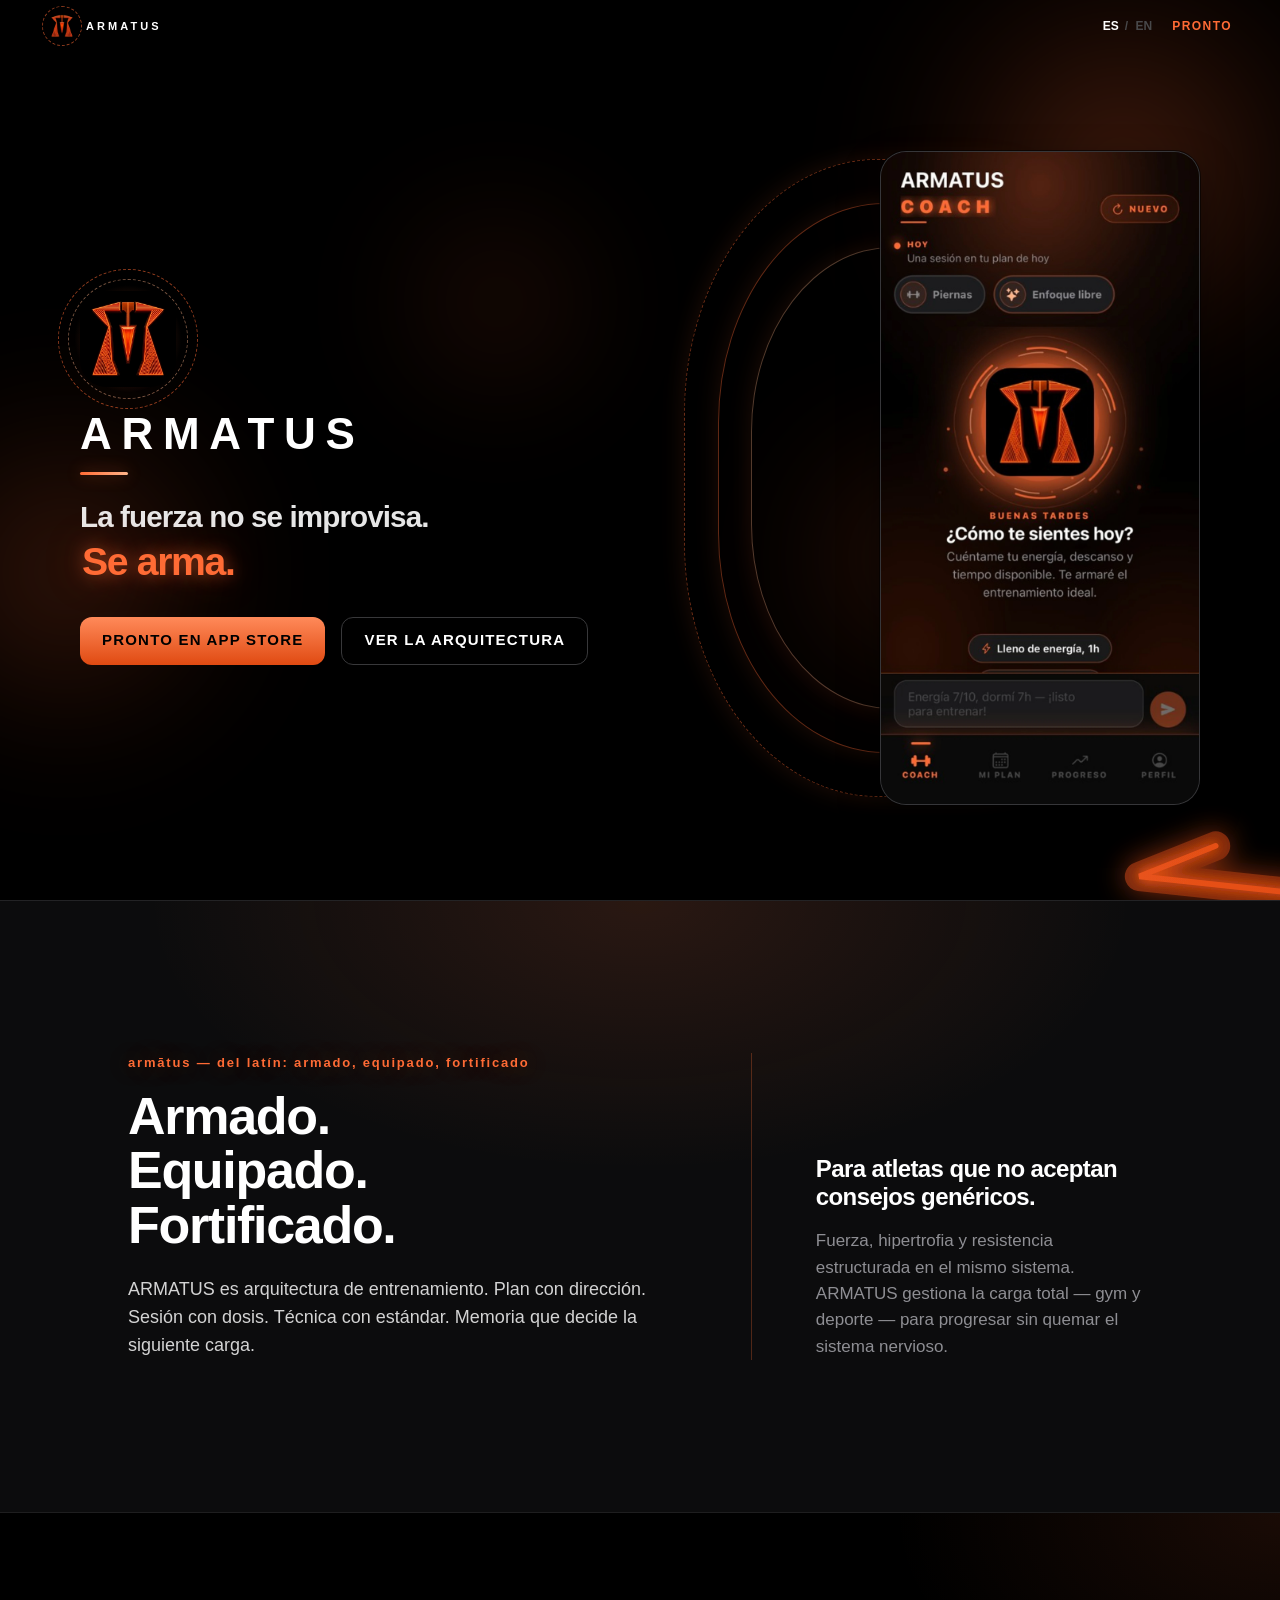
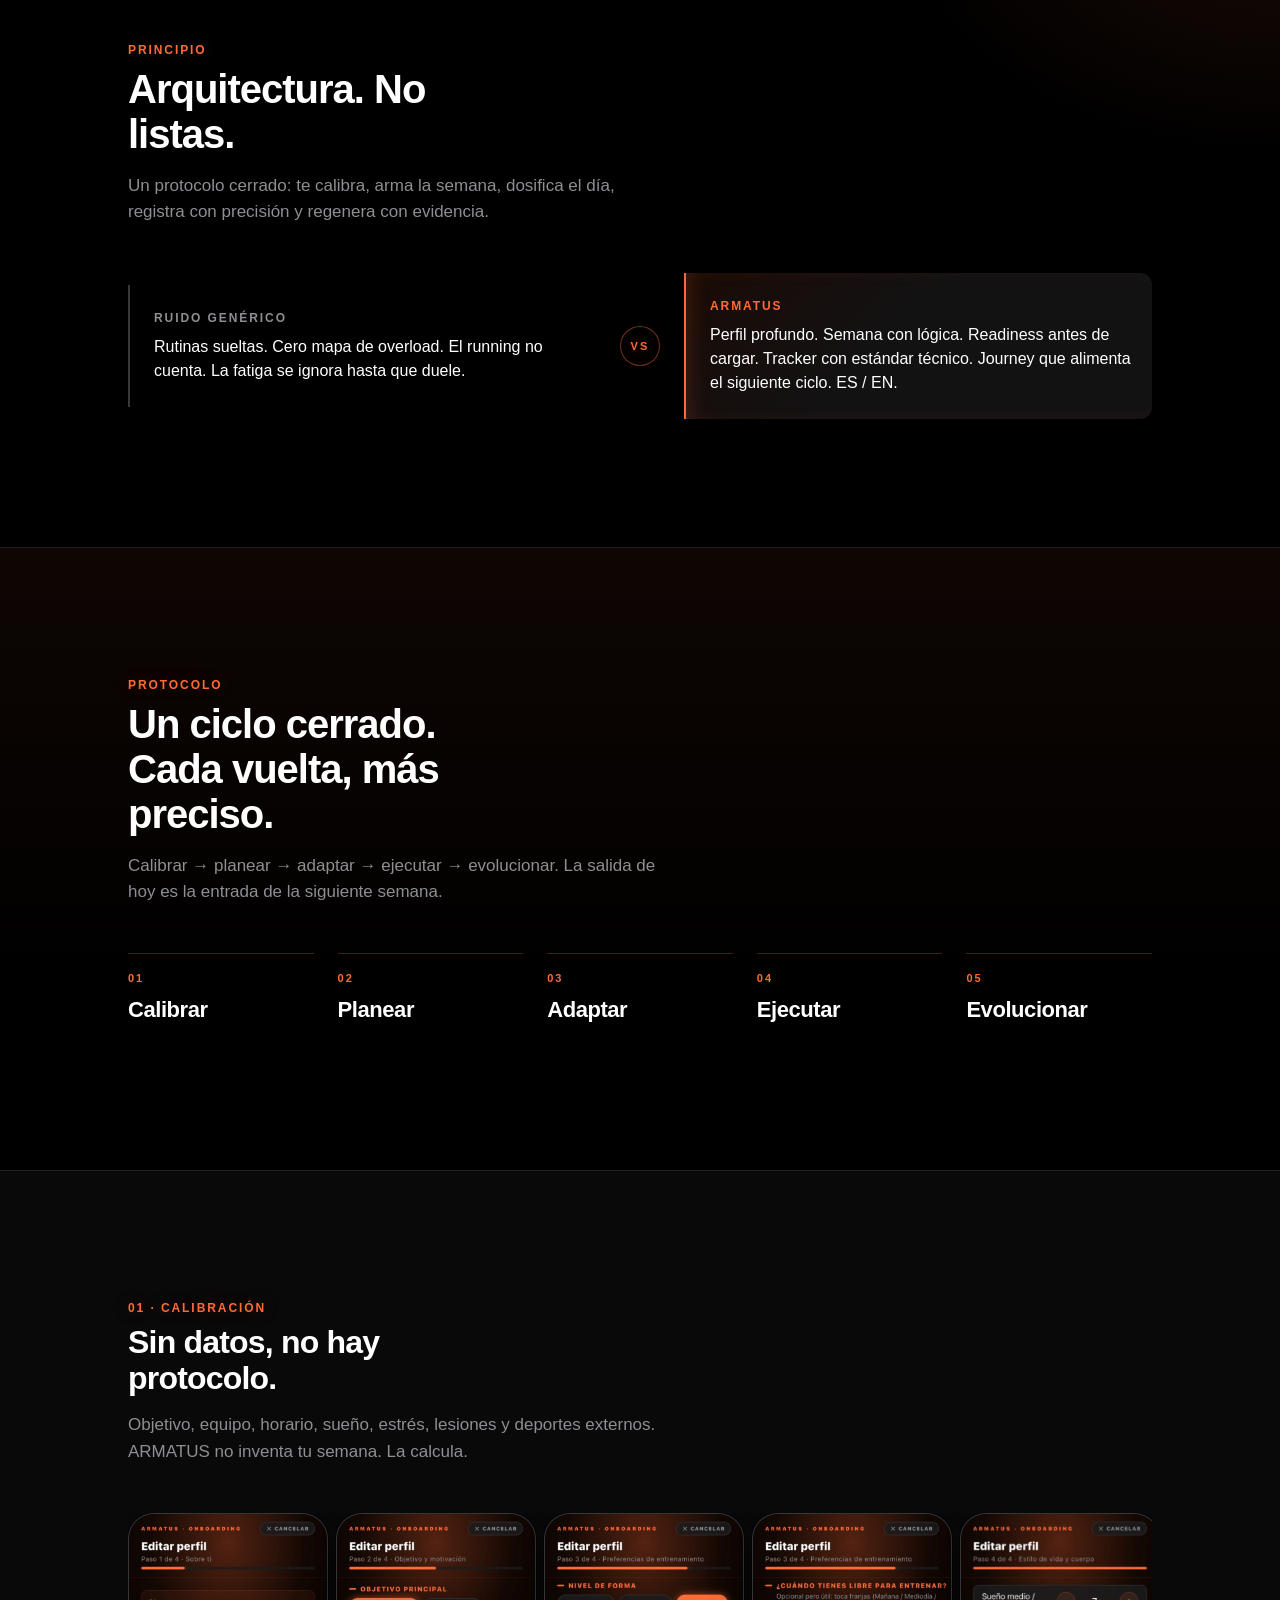
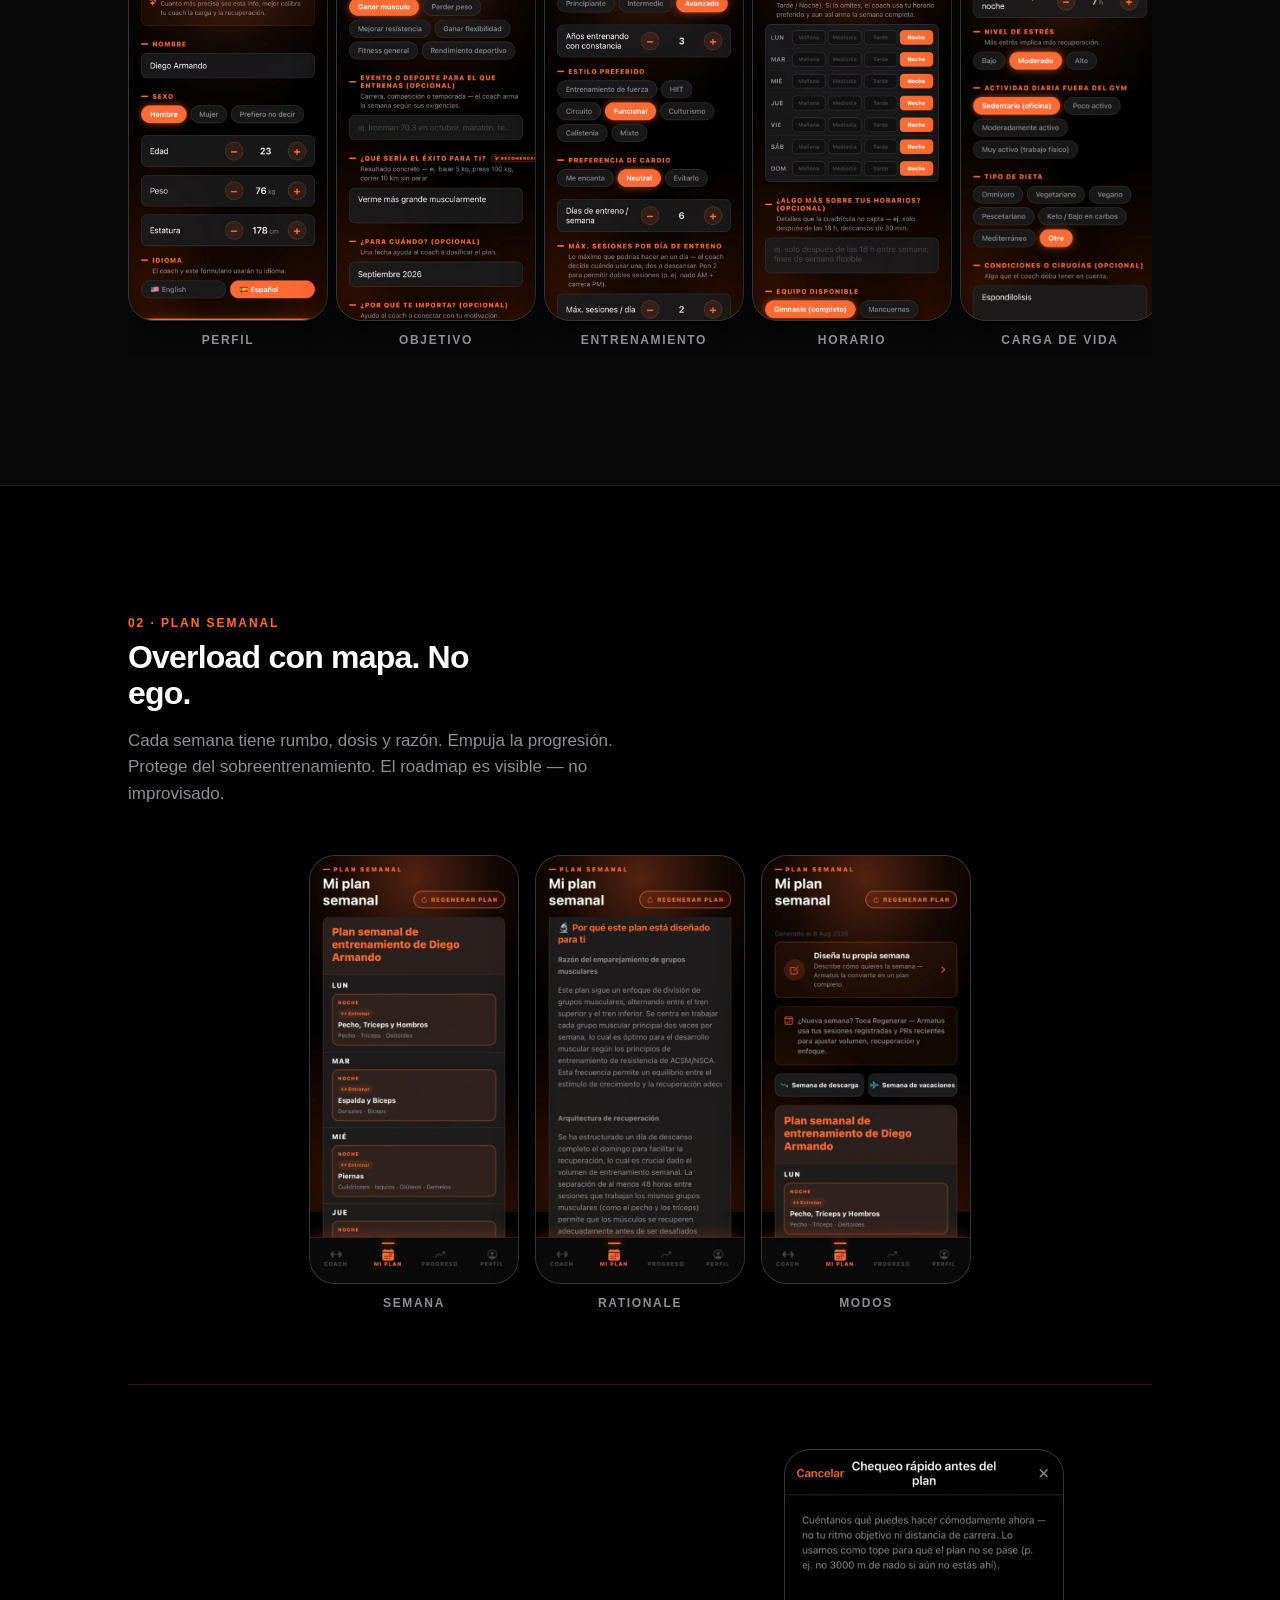
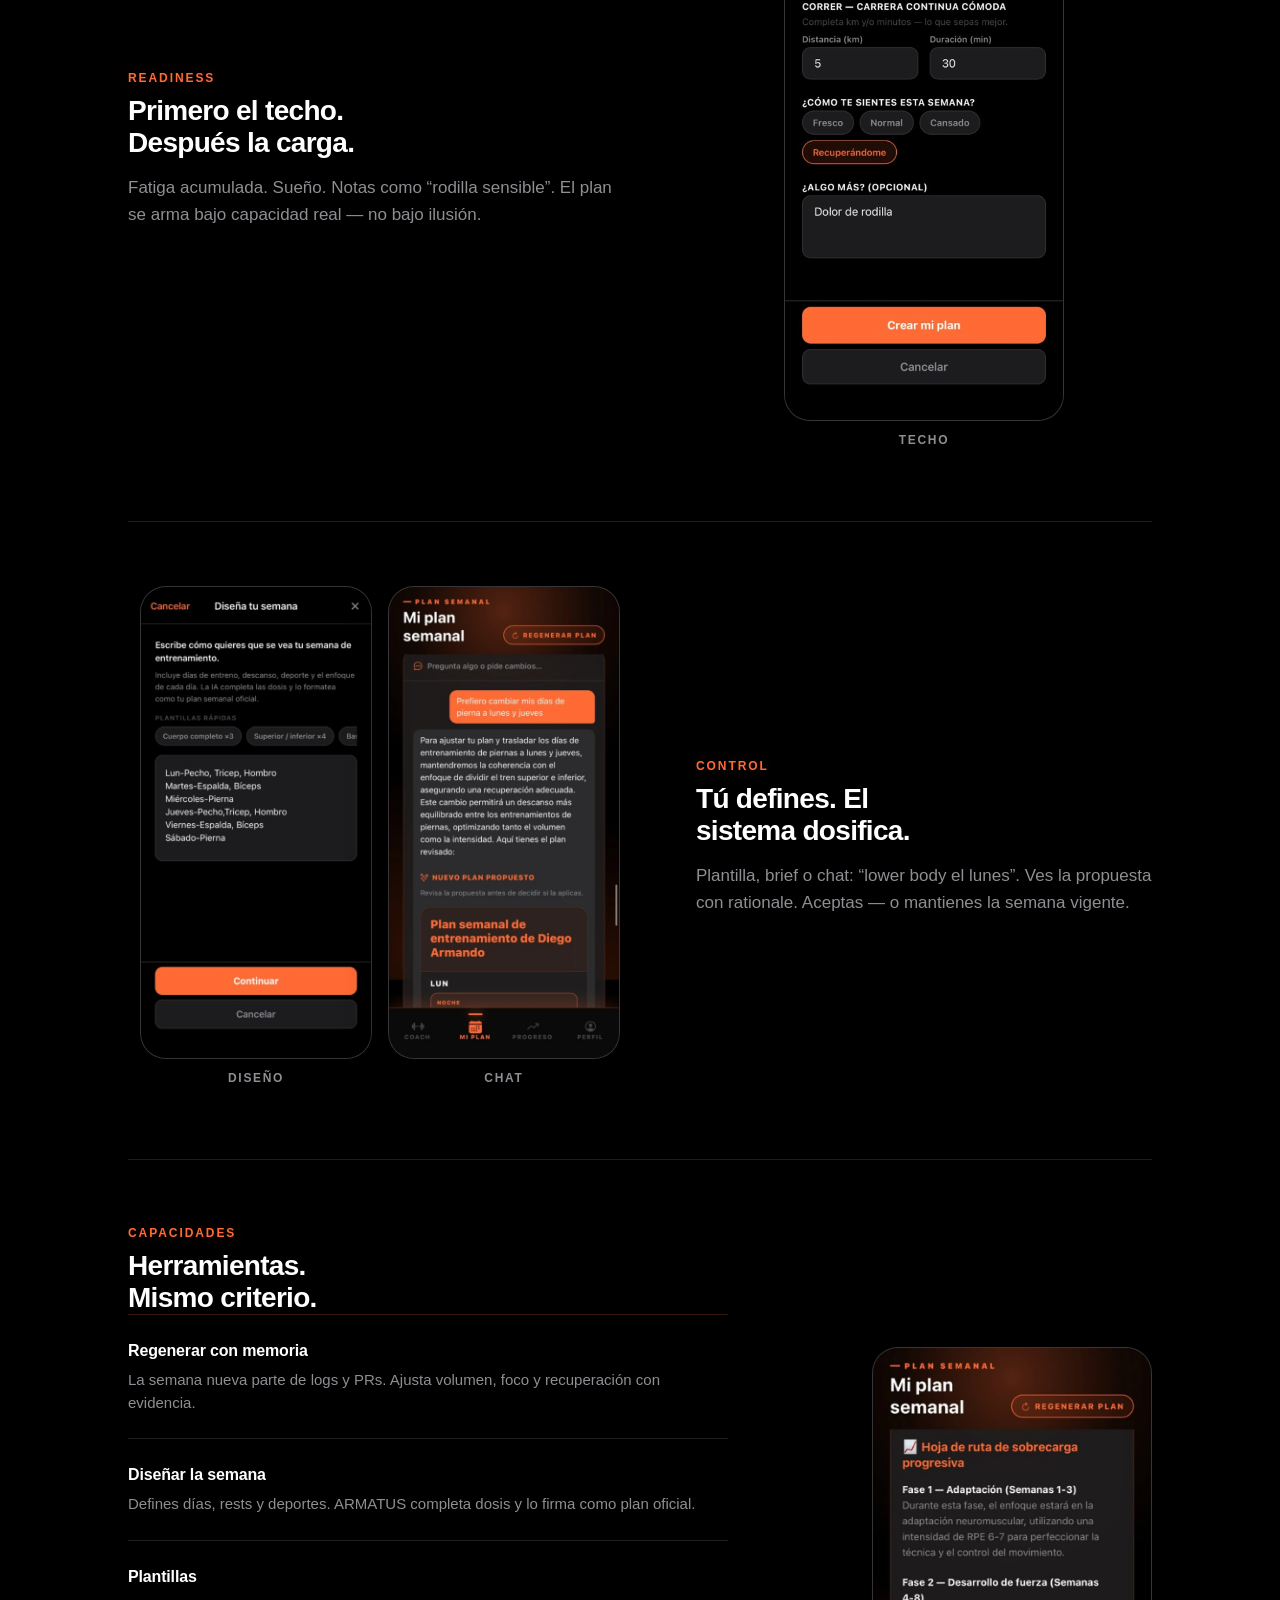
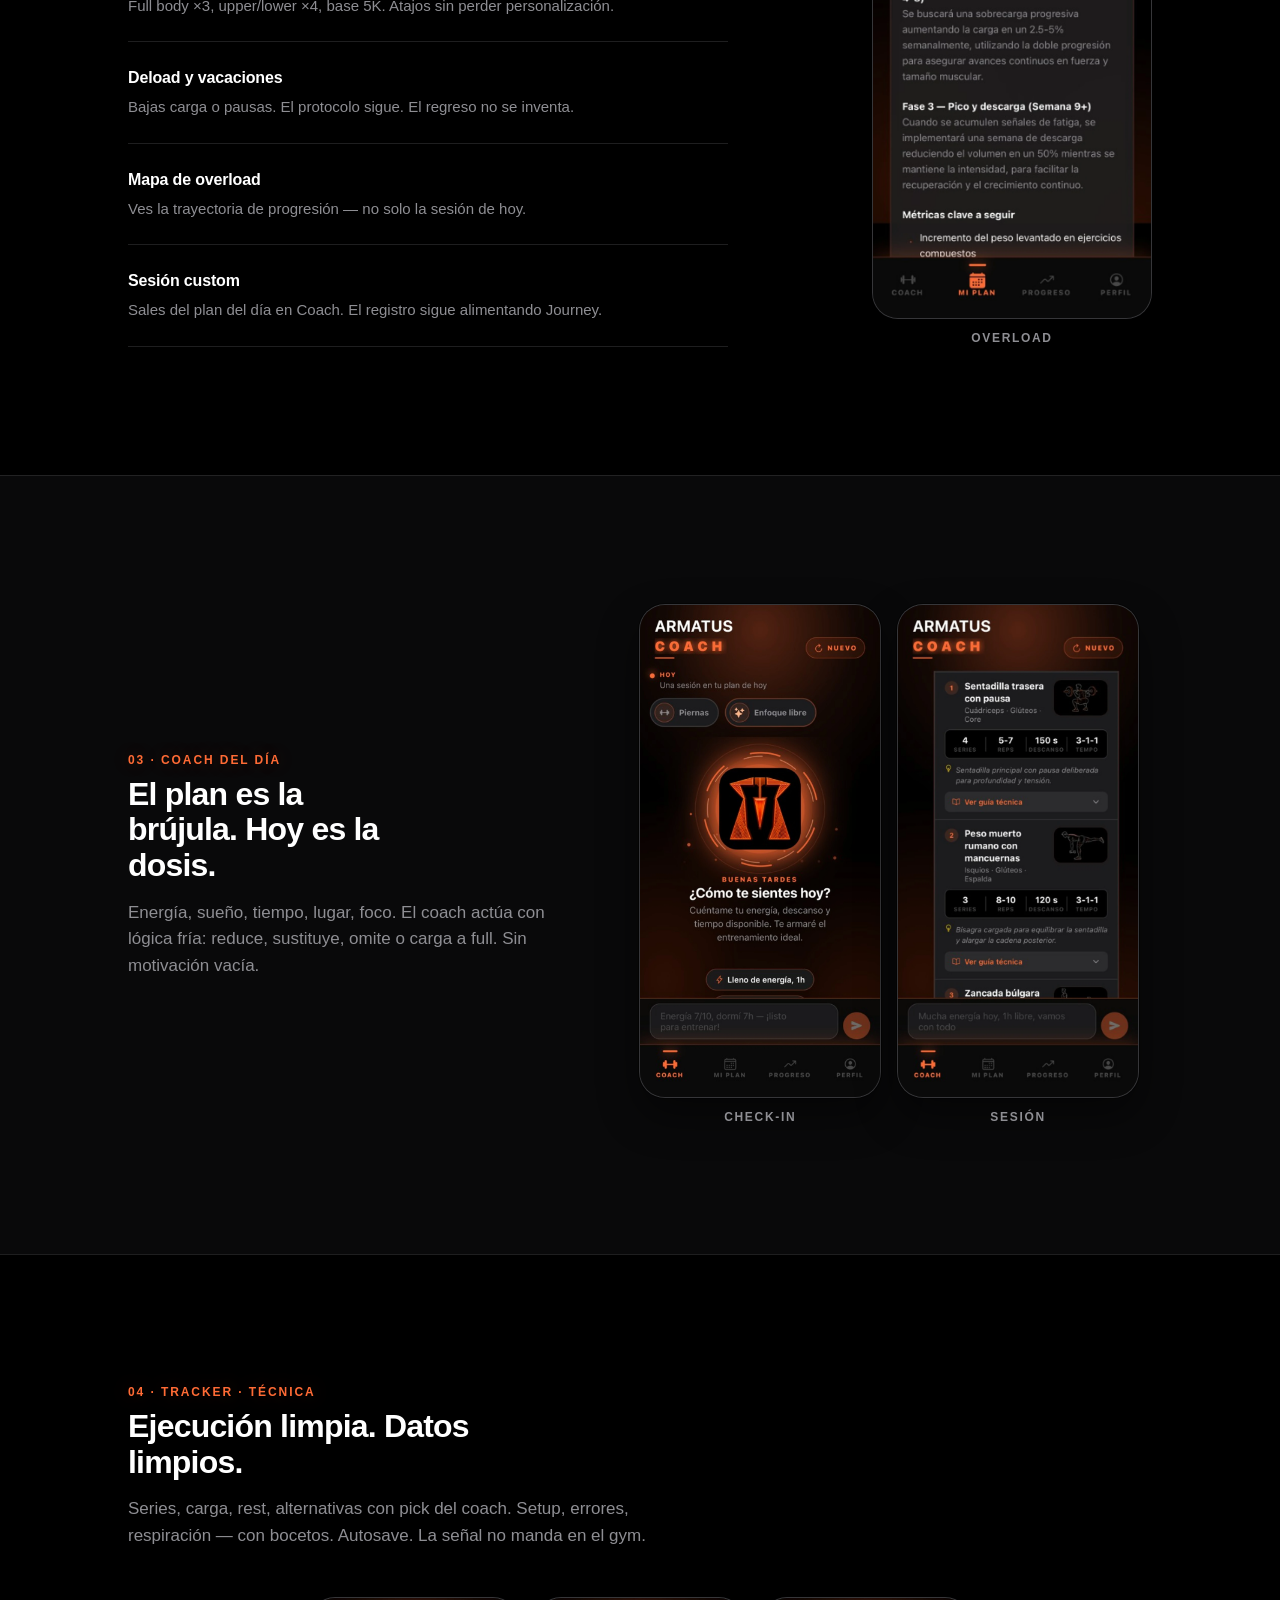
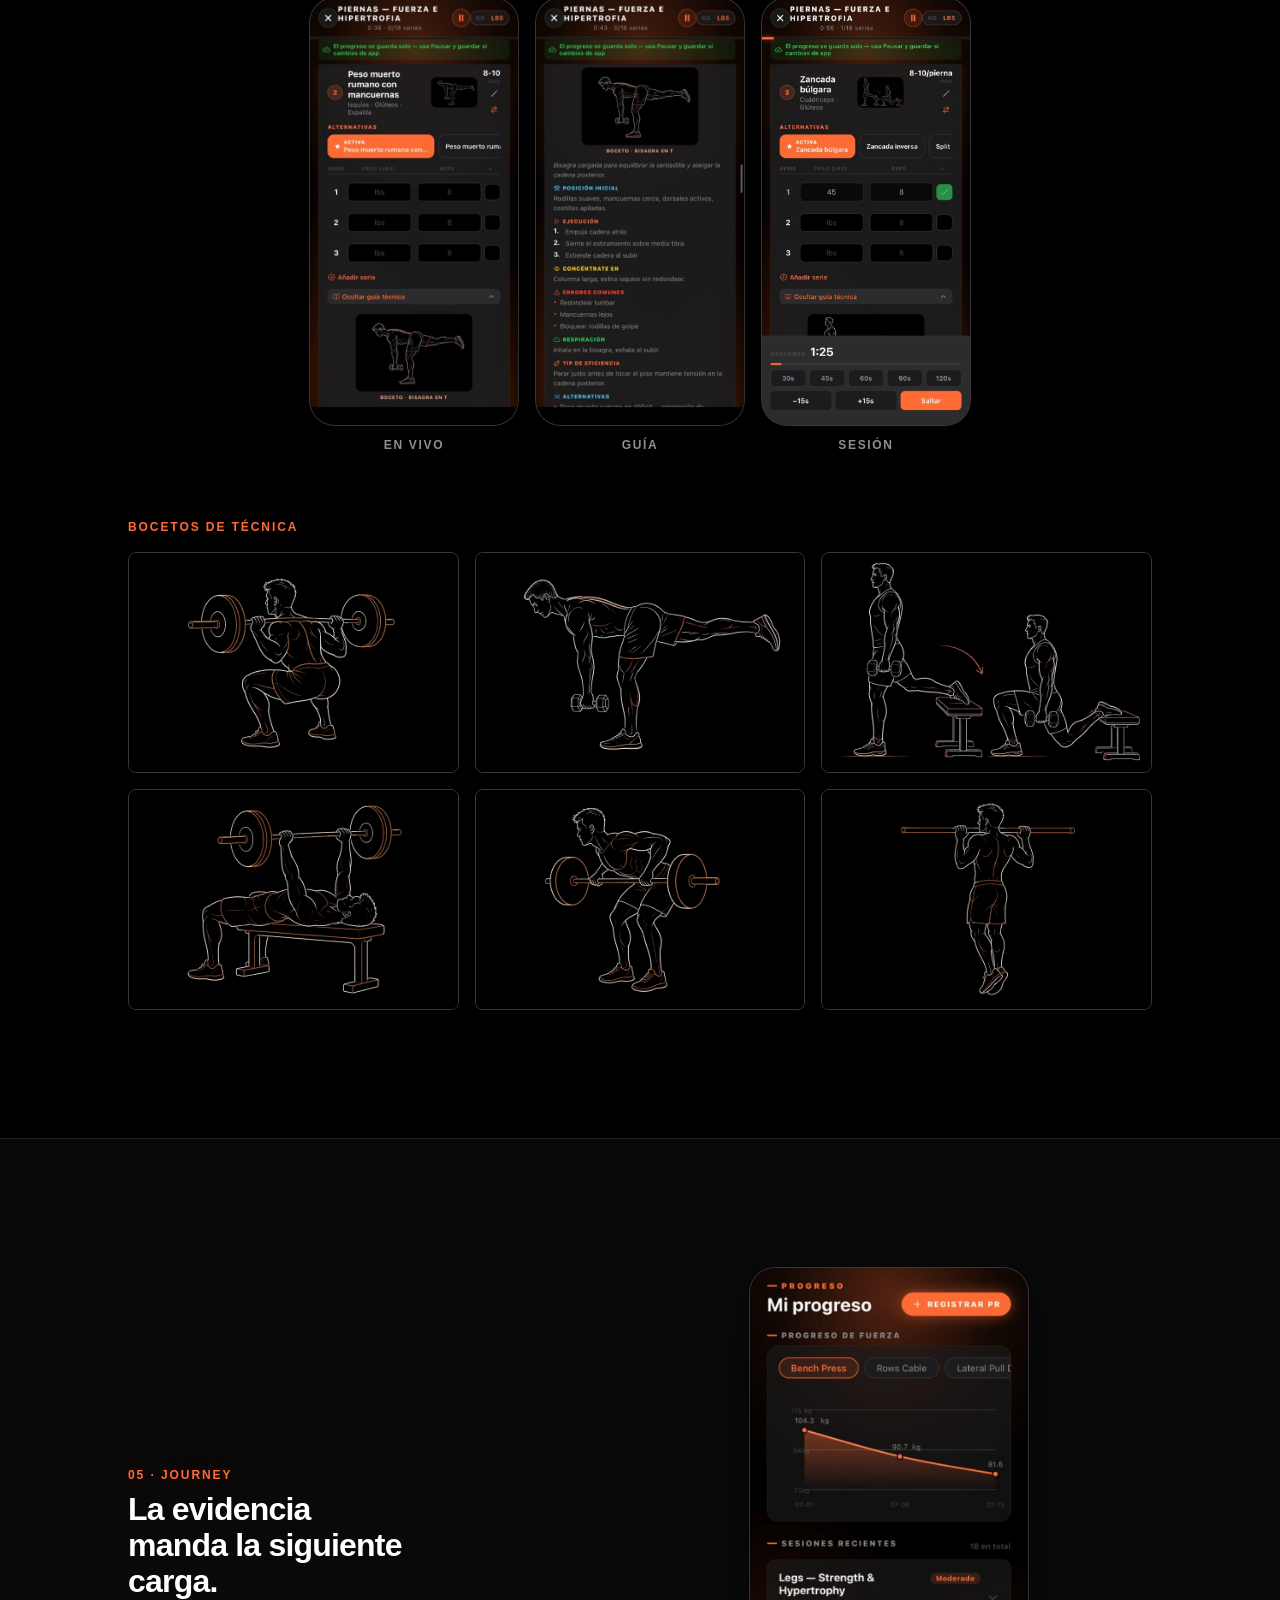
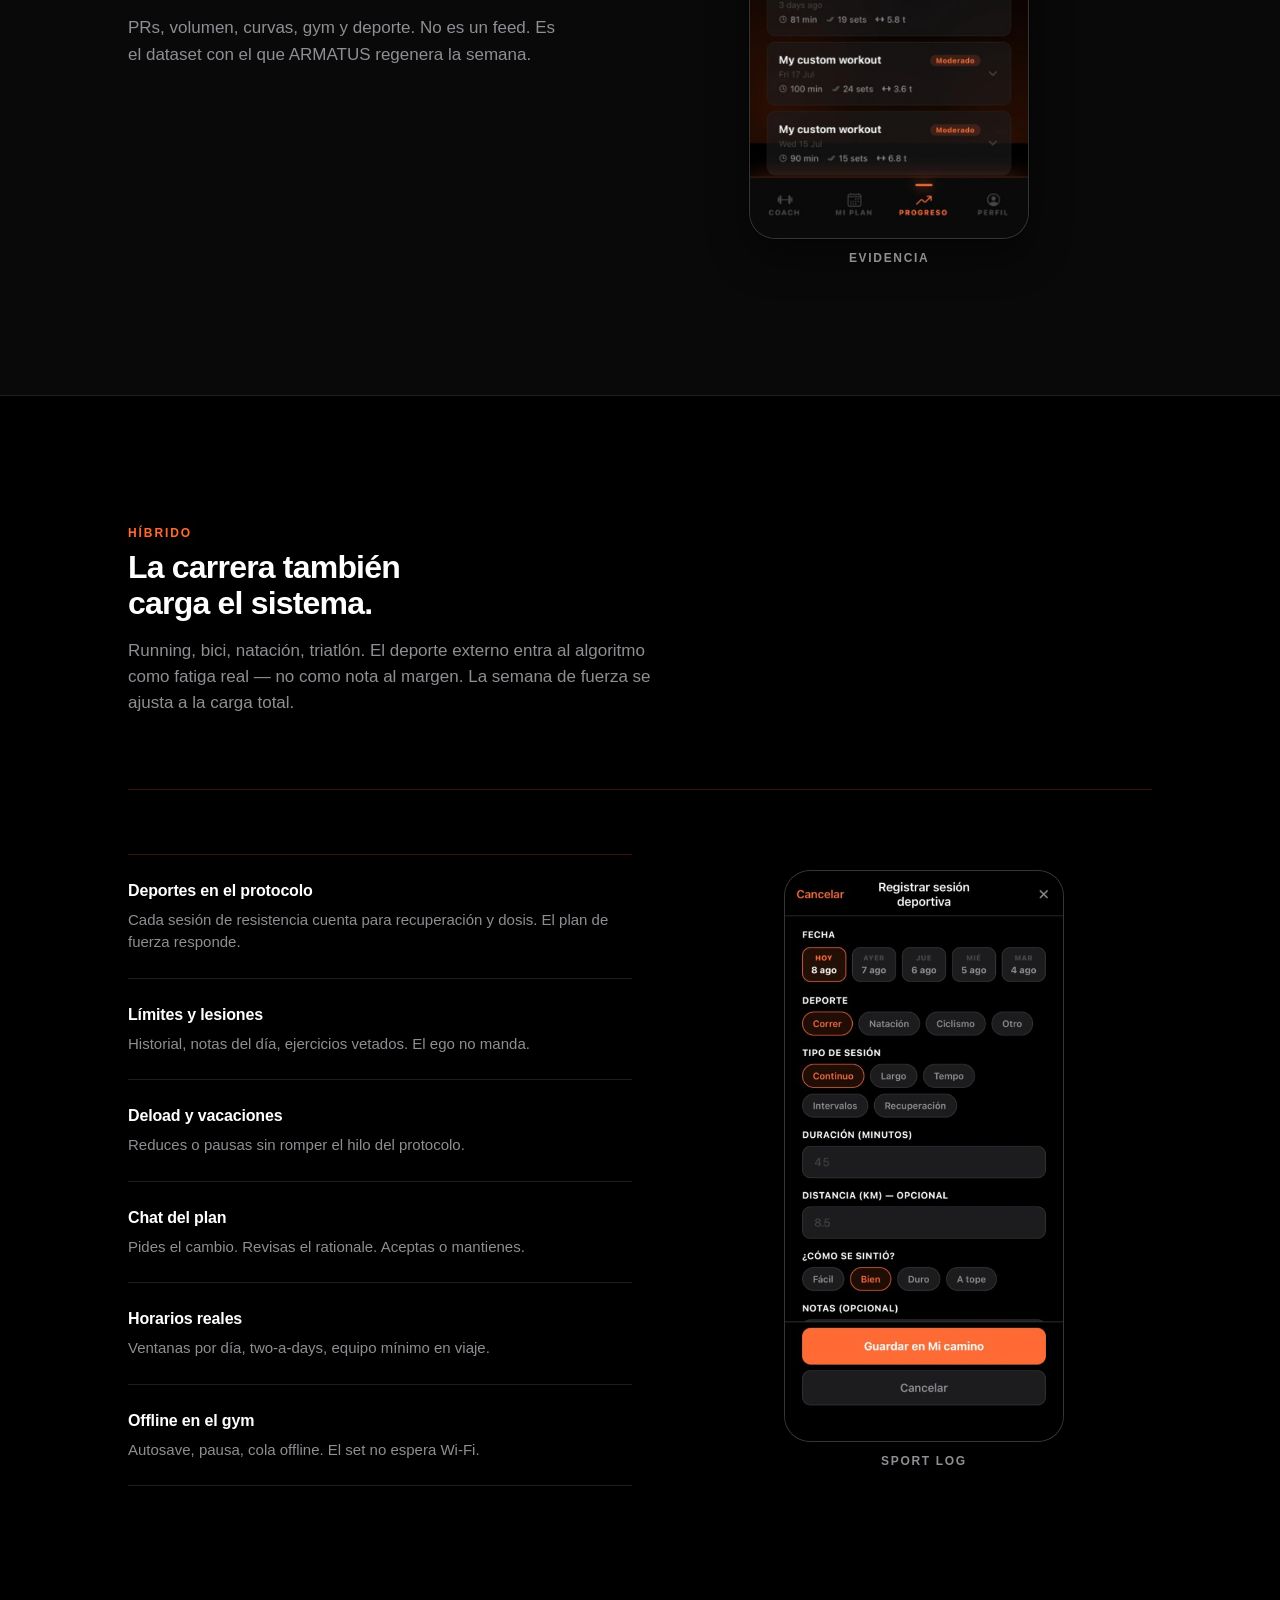
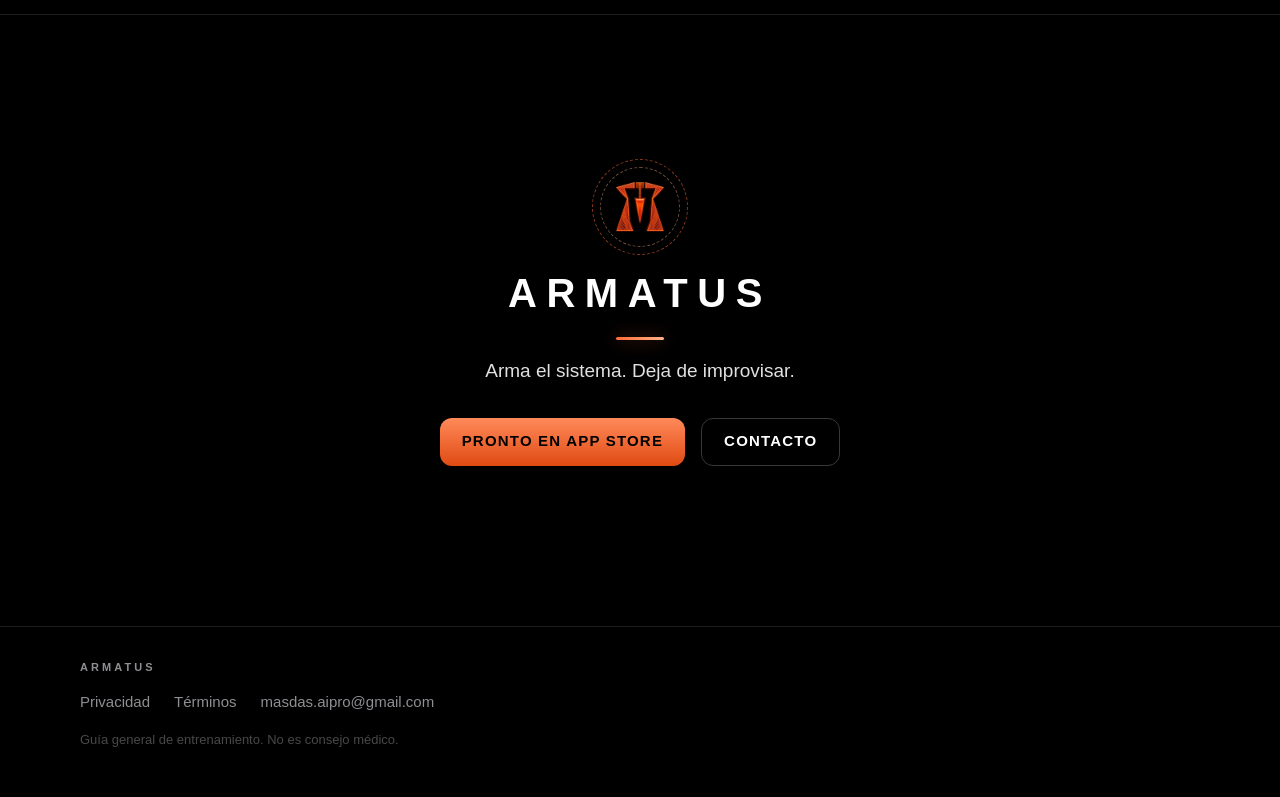
<file: index.html>
<!doctype html>
<html lang="es">
<head>
  <meta charset="utf-8" />
  <meta name="viewport" content="width=device-width, initial-scale=1, viewport-fit=cover" />
  <meta name="format-detection" content="telephone=no" />
  <meta name="apple-mobile-web-app-capable" content="yes" />
  <meta name="mobile-web-app-capable" content="yes" />
  <meta name="apple-mobile-web-app-status-bar-style" content="black-translucent" />
  <title>ARMATUS — La fuerza no se improvisa. Se arma.</title>
  <meta name="description" content="ARMATUS — arquitectura de entrenamiento para atletas híbridos. Plan con overload, readiness, coach del día y deporte externo en el protocolo." />
  <meta name="theme-color" content="#000000" />
  <meta name="color-scheme" content="dark" />
  <link rel="icon" type="image/png" href="assets/brand/favicon.png" />
  <link rel="apple-touch-icon" href="assets/brand/icon-192.png" />
  <meta property="og:title" content="ARMATUS — Strength architecture. No improvisation." />
  <meta property="og:description" content="Closed-loop training architecture for hybrid athletes. Total load. Overload map. No generic lists." />
  <meta property="og:image" content="assets/brand/icon.png" />
  <link rel="stylesheet" href="styles.css" />
</head>
<body>
  <a class="skip" href="#calibracion">Skip to content</a>
  <div class="ambient" aria-hidden="true">
    <span class="ambient-orb ambient-orb--a"></span>
    <span class="ambient-orb ambient-orb--b"></span>
    <span class="ambient-orb ambient-orb--c"></span>
    <span class="ambient-orb ambient-orb--d"></span>
  </div>

  <header class="topbar" data-topbar>
    <a class="topbar-brand" href="#top" aria-label="ARMATUS">
      <span class="logo-mark logo-mark--nav" aria-hidden="true">
        <span class="logo-ring"></span>
        <img src="assets/brand/icon-mark.webp" width="28" height="28" alt="" />
      </span>
      <span class="wordmark">ARMATUS</span>
    </a>
    <div class="topbar-actions">
      <div class="lang" role="group" aria-label="Language">
        <button type="button" class="lang-btn is-active" data-lang="es" aria-pressed="true">ES</button>
        <span class="lang-sep" aria-hidden="true">/</span>
        <button type="button" class="lang-btn" data-lang="en" aria-pressed="false">EN</button>
      </div>
      <span class="topbar-link topbar-link--soon" data-i18n="nav.cta">Pronto</span>
    </div>
  </header>

  <main id="top">
    <!-- Hero -->
    <section class="hero" aria-label="ARMATUS">
      <div class="hero-energy" aria-hidden="true">
        <span class="hero-flash"></span>
        <span class="ripple ripple--1"></span>
        <span class="ripple ripple--2"></span>
        <span class="ripple ripple--3"></span>
        <span class="ripple ripple--4"></span>
        <span class="ember ember--1"></span>
        <span class="ember ember--2"></span>
        <span class="ember ember--3"></span>
        <span class="ember ember--4"></span>
        <span class="ember ember--5"></span>
        <span class="ember ember--6"></span>
        <span class="ember ember--7"></span>
        <span class="ember ember--8"></span>
      </div>

      <!-- Full-bleed diagonal thunder across the hero -->
      <div class="hero-thunder" aria-hidden="true">
        <span class="thunder-strike-flash"></span>
        <svg class="thunder-svg" viewBox="0 0 1600 900" preserveAspectRatio="xMidYMid slice" fill="none">
          <defs>
            <filter id="thunder-glow" x="-40%" y="-40%" width="180%" height="180%">
              <feGaussianBlur stdDeviation="6" result="blur" />
              <feMerge>
                <feMergeNode in="blur" />
                <feMergeNode in="blur" />
                <feMergeNode in="SourceGraphic" />
              </feMerge>
            </filter>
            <filter id="thunder-glow-soft" x="-50%" y="-50%" width="200%" height="200%">
              <feGaussianBlur stdDeviation="14" result="blur" />
              <feMerge>
                <feMergeNode in="blur" />
                <feMergeNode in="SourceGraphic" />
              </feMerge>
            </filter>
            <linearGradient id="thunder-grad" x1="40" y1="20" x2="1560" y2="880" gradientUnits="userSpaceOnUse">
              <stop offset="0%" stop-color="#FFB48A" />
              <stop offset="40%" stop-color="#FF6B35" />
              <stop offset="100%" stop-color="#E04A12" />
            </linearGradient>
          </defs>
          <!-- soft bloom -->
          <path
            class="thunder-bloom"
            d="M40 48 L220 110 L165 145 L410 230 L330 275 L620 370 L530 420 L860 520 L760 575 L1120 680 L1000 740 L1380 820 L1280 860 L1560 890"
            stroke="url(#thunder-grad)"
            stroke-width="28"
            stroke-linecap="round"
            stroke-linejoin="round"
            filter="url(#thunder-glow-soft)"
          />
          <!-- main jagged bolt -->
          <path
            class="thunder-main"
            d="M40 48 L220 110 L165 145 L410 230 L330 275 L620 370 L530 420 L860 520 L760 575 L1120 680 L1000 740 L1380 820 L1280 860 L1560 890"
            stroke="url(#thunder-grad)"
            stroke-width="5.5"
            stroke-linecap="round"
            stroke-linejoin="miter"
            filter="url(#thunder-glow)"
          />
          <!-- hot white-orange core -->
          <path
            class="thunder-core"
            d="M40 48 L220 110 L165 145 L410 230 L330 275 L620 370 L530 420 L860 520 L760 575 L1120 680 L1000 740 L1380 820 L1280 860 L1560 890"
            stroke="#FFE0C8"
            stroke-width="1.8"
            stroke-linecap="round"
            stroke-linejoin="miter"
          />
          <!-- secondary ghost bolt (offset) -->
          <path
            class="thunder-ghost"
            d="M120 10 L300 80 L250 110 L480 200 L410 240 L680 340 L600 380 L900 470 L820 520 L1180 640 L1080 690 L1420 780"
            stroke="#FF6B35"
            stroke-width="2.2"
            stroke-linecap="round"
            stroke-linejoin="miter"
            filter="url(#thunder-glow)"
          />
          <!-- forks -->
          <path class="thunder-branch thunder-branch--1" d="M220 110 L310 70 L295 40" stroke="#FFB48A" stroke-width="3" stroke-linecap="round" stroke-linejoin="round" filter="url(#thunder-glow)" />
          <path class="thunder-branch thunder-branch--2" d="M410 230 L520 195 L505 155" stroke="#FF6B35" stroke-width="3.2" stroke-linecap="round" stroke-linejoin="round" filter="url(#thunder-glow)" />
          <path class="thunder-branch thunder-branch--3" d="M620 370 L540 330 L500 290" stroke="#E04A12" stroke-width="2.6" stroke-linecap="round" stroke-linejoin="round" filter="url(#thunder-glow)" />
          <path class="thunder-branch thunder-branch--4" d="M860 520 L980 480 L960 430" stroke="#FFB48A" stroke-width="3.4" stroke-linecap="round" stroke-linejoin="round" filter="url(#thunder-glow)" />
          <path class="thunder-branch thunder-branch--5" d="M1120 680 L1240 640 L1210 590" stroke="#FF6B35" stroke-width="3" stroke-linecap="round" stroke-linejoin="round" filter="url(#thunder-glow)" />
          <path class="thunder-branch thunder-branch--6" d="M1000 740 L920 800 L860 830" stroke="#E04A12" stroke-width="2.4" stroke-linecap="round" stroke-linejoin="round" filter="url(#thunder-glow)" />
        </svg>
        <span class="thunder-spark thunder-spark--1"></span>
        <span class="thunder-spark thunder-spark--2"></span>
        <span class="thunder-spark thunder-spark--3"></span>
        <span class="thunder-spark thunder-spark--4"></span>
        <span class="thunder-spark thunder-spark--5"></span>
        <span class="thunder-spark thunder-spark--6"></span>
        <span class="thunder-spark thunder-spark--7"></span>
      </div>

      <div class="hero-inner">
        <div class="hero-copy">
          <div class="logo-mark logo-mark--hero" aria-hidden="true">
            <span class="logo-ring"></span>
            <span class="logo-ring logo-ring--inner"></span>
            <span class="logo-core-glow"></span>
            <img src="assets/brand/icon-mark.webp" width="96" height="96" alt="" decoding="async" fetchpriority="high" />
          </div>
          <h1 class="wordmark wordmark--hero">ARMATUS</h1>
          <span class="brand-underline" aria-hidden="true"></span>
          <div class="hero-statement" data-hero-type>
            <p class="hero-type" aria-live="polite">
              <span class="hero-line hero-line--a" data-type-a>La fuerza no se improvisa.</span>
              <span class="hero-line hero-line--b" data-type-b>Se arma.</span>
            </p>
          </div>
          <div class="hero-cta">
            <span class="btn btn-primary btn-soon" data-i18n="hero.cta">Pronto en App Store</span>
            <a class="btn btn-ghost" href="#calibracion" data-i18n="hero.secondary">Ver la arquitectura</a>
          </div>
        </div>

        <div class="hero-stage">
          <div class="device-aura" aria-hidden="true">
            <span class="scan-ring scan-ring--a"></span>
            <span class="scan-ring scan-ring--b"></span>
            <span class="scan-ring scan-ring--c"></span>
          </div>
          <figure class="device device--float">
            <img
              data-screen="01-coach-today" src="assets/screens/es/01-coach-today.webp"
              width="1600"
              height="3221"
              alt="ARMATUS Coach — check-in del día"
              decoding="async"
              fetchpriority="high"
            />
          </figure>
        </div>
      </div>
    </section>

    <!-- Meaning — primary manifesto -->
    <section class="section section--origin" id="origen">
      <div class="section-inner origin reveal">
        <header class="origin-hero">
          <p class="origin-latin" data-i18n="name.latin">armātus — del latín: armado, equipado, fortificado</p>
          <h2 class="origin-title" data-i18n="name.title">Armado. Equipado. Fortificado.</h2>
          <p class="origin-body origin-body--lead" data-i18n="name.body">ARMATUS es arquitectura de entrenamiento. Plan con dirección. Sesión con dosis. Técnica con estándar. Memoria que decide la siguiente carga.</p>
        </header>
        <div class="origin-why">
          <h3 class="origin-why-title" data-i18n="why.title">Para atletas que no aceptan consejos genéricos.</h3>
          <p class="origin-body" data-i18n="why.body">Fuerza, hipertrofia y resistencia estructurada en el mismo sistema. ARMATUS gestiona la carga total — gym y deporte — para progresar sin quemar el sistema nervioso.</p>
        </div>
      </div>
    </section>

    <!-- Positioning -->
    <section class="section section--compare" id="posicion">
      <div class="section-inner reveal">
        <p class="eyebrow" data-i18n="pos.tag">Principio</p>
        <h2 class="section-title section-title--impact" data-i18n="pos.title">Arquitectura. No listas.</h2>
        <p class="section-lead" data-i18n="pos.lead">Un protocolo cerrado: te calibra, arma la semana, dosifica el día, registra con precisión y regenera con evidencia.</p>
        <div class="compare">
          <div class="compare-col">
            <p class="compare-label" data-i18n="pos.badLabel">Ruido genérico</p>
            <p class="compare-body" data-i18n="pos.bad">Rutinas sueltas. Cero mapa de overload. El running no cuenta. La fatiga se ignora hasta que duele.</p>
          </div>
          <div class="compare-vs" aria-hidden="true"><span>VS</span></div>
          <div class="compare-col compare-col--accent">
            <p class="compare-label" data-i18n="pos.goodLabel">ARMATUS</p>
            <p class="compare-body" data-i18n="pos.good">Perfil profundo. Semana con lógica. Readiness antes de cargar. Tracker con estándar técnico. Journey que alimenta el siguiente ciclo. ES / EN.</p>
          </div>
        </div>
      </div>
    </section>

    <!-- Loop intro -->
    <section class="section section--loop" id="sistema" aria-label="Sistema">
      <div class="section-inner reveal">
        <p class="eyebrow" data-i18n="loop.tag">Protocolo</p>
        <h2 class="section-title section-title--impact" data-i18n="loop.title">Un ciclo cerrado. Cada vuelta, más preciso.</h2>
        <p class="section-lead" data-i18n="loop.lead">Calibrar → planear → adaptar → ejecutar → evolucionar. La salida de hoy es la entrada de la siguiente semana.</p>
        <ol class="loop-steps">
          <li class="loop-step"><span class="loop-num">01</span><span class="loop-label" data-i18n="loop.s1">Calibrar</span></li>
          <li class="loop-step"><span class="loop-num">02</span><span class="loop-label" data-i18n="loop.s2">Planear</span></li>
          <li class="loop-step"><span class="loop-num">03</span><span class="loop-label" data-i18n="loop.s3">Adaptar</span></li>
          <li class="loop-step"><span class="loop-num">04</span><span class="loop-label" data-i18n="loop.s4">Ejecutar</span></li>
          <li class="loop-step"><span class="loop-num">05</span><span class="loop-label" data-i18n="loop.s5">Evolucionar</span></li>
        </ol>
      </div>
    </section>

    <!-- 01 Calibration -->
    <section class="section section--tone" id="calibracion">
      <div class="section-inner reveal">
        <div class="section-head">
          <p class="eyebrow" data-i18n="cal.tag">01 · Calibración</p>
          <h2 class="section-title" data-i18n="cal.title">Sin datos, no hay protocolo.</h2>
          <p class="section-lead" data-i18n="cal.lead">Objetivo, equipo, horario, sueño, estrés, lesiones y deportes externos. ARMATUS no inventa tu semana. La calcula.</p>
        </div>
        <div class="rail" tabindex="0" aria-label="Onboarding screens">
          <figure class="device">
            <img data-screen="08-onboarding-profile" src="assets/screens/es/08-onboarding-profile.webp" width="1280" height="2577" alt="Onboarding: perfil" loading="lazy" decoding="async" />
            <figcaption data-i18n="cal.cap1">Perfil</figcaption>
          </figure>
          <figure class="device">
            <img data-screen="09-onboarding-goal" src="assets/screens/es/09-onboarding-goal.webp" width="1280" height="2577" alt="Onboarding: objetivo" loading="lazy" decoding="async" />
            <figcaption data-i18n="cal.cap2">Objetivo</figcaption>
          </figure>
          <figure class="device">
            <img data-screen="10-onboarding-training" src="assets/screens/es/10-onboarding-training.webp" width="1280" height="2577" alt="Onboarding: entrenamiento" loading="lazy" decoding="async" />
            <figcaption data-i18n="cal.cap3">Entrenamiento</figcaption>
          </figure>
          <figure class="device">
            <img data-screen="11-onboarding-schedule" src="assets/screens/es/11-onboarding-schedule.webp" width="1280" height="2577" alt="Onboarding: horario" loading="lazy" decoding="async" />
            <figcaption data-i18n="cal.cap4">Horario</figcaption>
          </figure>
          <figure class="device">
            <img data-screen="20-lifestyle-depth" src="assets/screens/es/20-lifestyle-depth.webp" width="960" height="1968" alt="Onboarding: lifestyle, lesiones y deportes" loading="lazy" decoding="async" />
            <figcaption data-i18n="cal.cap5">Carga de vida</figcaption>
          </figure>
        </div>
      </div>
    </section>

    <!-- 02 Weekly plan -->
    <section class="section" id="plan">
      <div class="section-inner reveal">
        <div class="section-head">
          <p class="eyebrow" data-i18n="plan.tag">02 · Plan semanal</p>
          <h2 class="section-title" data-i18n="plan.title">Overload con mapa. No ego.</h2>
          <p class="section-lead" data-i18n="plan.lead">Cada semana tiene rumbo, dosis y razón. Empuja la progresión. Protege del sobreentrenamiento. El roadmap es visible — no improvisado.</p>
        </div>
        <div class="phones phones--three feature-phones">
          <figure class="device">
            <img data-screen="22-plan-week-detail" src="assets/screens/es/22-plan-week-detail.webp" width="960" height="1968" alt="Plan semanal con sesiones por día" loading="lazy" decoding="async" />
            <figcaption data-i18n="plan.cap1">Semana</figcaption>
          </figure>
          <figure class="device">
            <img data-screen="21-plan-science" src="assets/screens/es/21-plan-science.webp" width="960" height="1968" alt="Por qué el plan está diseñado así" loading="lazy" decoding="async" />
            <figcaption data-i18n="plan.cap2">Rationale</figcaption>
          </figure>
          <figure class="device">
            <img data-screen="23-plan-modes" src="assets/screens/es/23-plan-modes.webp" width="960" height="1968" alt="Diseña tu semana, deload y vacaciones" loading="lazy" decoding="async" />
            <figcaption data-i18n="plan.cap3">Modos</figcaption>
          </figure>
        </div>

        <div class="feature-band">
          <div class="feature-band-copy">
            <p class="eyebrow" data-i18n="plan.subTag">Readiness</p>
            <h3 class="feature-title" data-i18n="plan.subTitle">Primero el techo. Después la carga.</h3>
            <p class="section-lead" data-i18n="plan.subLead">Fatiga acumulada. Sueño. Notas como “rodilla sensible”. El plan se arma bajo capacidad real — no bajo ilusión.</p>
          </div>
          <figure class="device device--solo">
            <img data-screen="13-readiness-check" src="assets/screens/es/13-readiness-check.webp" width="960" height="1968" alt="Quick check before planning — readiness ceilings" loading="lazy" decoding="async" />
            <figcaption data-i18n="plan.cap4">Techo</figcaption>
          </figure>
        </div>

        <div class="feature-band feature-band--reverse">
          <div class="feature-band-copy">
            <p class="eyebrow" data-i18n="plan.designTag">Control</p>
            <h3 class="feature-title" data-i18n="plan.designTitle">Tú defines. El sistema dosifica.</h3>
            <p class="section-lead" data-i18n="plan.designLead">Plantilla, brief o chat: “lower body el lunes”. Ves la propuesta con rationale. Aceptas — o mantienes la semana vigente.</p>
          </div>
          <div class="phones">
            <figure class="device">
              <img data-screen="18-design-week" src="assets/screens/es/18-design-week.webp" width="960" height="1968" alt="Design your week en ARMATUS" loading="lazy" decoding="async" />
              <figcaption data-i18n="plan.cap5">Diseño</figcaption>
            </figure>
            <figure class="device">
              <img data-screen="19-plan-chat" src="assets/screens/es/19-plan-chat.webp" width="960" height="1968" alt="Chat para revisar el plan semanal" loading="lazy" decoding="async" />
              <figcaption data-i18n="plan.cap6">Chat</figcaption>
            </figure>
          </div>
        </div>

        <div class="plan-arsenal">
          <div class="plan-arsenal-copy">
            <p class="eyebrow" data-i18n="plan.arsenalTag">Capacidades</p>
            <h3 class="feature-title" data-i18n="plan.arsenalTitle">Herramientas. Mismo criterio.</h3>
            <ul class="capability-list capability-list--compact plan-arsenal-list">
              <li>
                <strong data-i18n="plan.a1t">Regenerar con memoria</strong>
                <span data-i18n="plan.a1b">La semana nueva parte de logs y PRs. Ajusta volumen, foco y recuperación con evidencia.</span>
              </li>
              <li>
                <strong data-i18n="plan.a2t">Diseñar la semana</strong>
                <span data-i18n="plan.a2b">Defines días, rests y deportes. ARMATUS completa dosis y lo firma como plan oficial.</span>
              </li>
              <li>
                <strong data-i18n="plan.a3t">Plantillas</strong>
                <span data-i18n="plan.a3b">Full body ×3, upper/lower ×4, base 5K. Atajos sin perder personalización.</span>
              </li>
              <li>
                <strong data-i18n="plan.a4t">Deload y vacaciones</strong>
                <span data-i18n="plan.a4b">Bajas carga o pausas. El protocolo sigue. El regreso no se inventa.</span>
              </li>
              <li>
                <strong data-i18n="plan.a5t">Mapa de overload</strong>
                <span data-i18n="plan.a5b">Ves la trayectoria de progresión — no solo la sesión de hoy.</span>
              </li>
              <li>
                <strong data-i18n="plan.a6t">Sesión custom</strong>
                <span data-i18n="plan.a6b">Sales del plan del día en Coach. El registro sigue alimentando Journey.</span>
              </li>
            </ul>
          </div>
          <figure class="device device--solo plan-arsenal-device">
            <img data-screen="06-overload-roadmap" src="assets/screens/es/06-overload-roadmap.webp" width="1280" height="2577" alt="Roadmap de overload en ARMATUS" loading="lazy" decoding="async" />
            <figcaption data-i18n="plan.cap7">Overload</figcaption>
          </figure>
        </div>
      </div>
    </section>

    <!-- 03 Coach -->
    <section class="section section--tone" id="coach">
      <div class="section-inner split reveal">
        <div class="split-copy">
          <p class="eyebrow" data-i18n="coach.tag">03 · Coach del día</p>
          <h2 class="section-title" data-i18n="coach.title">El plan es la brújula. Hoy es la dosis.</h2>
          <p class="section-lead" data-i18n="coach.lead">Energía, sueño, tiempo, lugar, foco. El coach actúa con lógica fría: reduce, sustituye, omite o carga a full. Sin motivación vacía.</p>
        </div>
        <div class="split-media phones">
          <figure class="device">
            <img data-screen="01-coach-today" src="assets/screens/es/01-coach-today.webp" width="1600" height="3221" alt="Check-in del día en ARMATUS Coach" loading="lazy" decoding="async" />
            <figcaption data-i18n="coach.cap1">Check-in</figcaption>
          </figure>
          <figure class="device">
            <img data-screen="02-coach-session" src="assets/screens/es/02-coach-session.webp" width="1280" height="2577" alt="Sesión generada en ARMATUS Coach" loading="lazy" decoding="async" />
            <figcaption data-i18n="coach.cap2">Sesión</figcaption>
          </figure>
        </div>
      </div>
    </section>

    <!-- 04 Tracker + technique -->
    <section class="section" id="tracker">
      <div class="section-inner reveal">
        <div class="section-head">
          <p class="eyebrow" data-i18n="track.tag">04 · Tracker · Técnica</p>
          <h2 class="section-title" data-i18n="track.title">Ejecución limpia. Datos limpios.</h2>
          <p class="section-lead" data-i18n="track.lead">Series, carga, rest, alternativas con pick del coach. Setup, errores, respiración — con bocetos. Autosave. La señal no manda en el gym.</p>
        </div>
        <div class="phones phones--three feature-phones">
          <figure class="device">
            <img data-screen="14-tracker-live" src="assets/screens/es/14-tracker-live.webp" width="960" height="1968" alt="Tracker en vivo con alternativas" loading="lazy" decoding="async" />
            <figcaption data-i18n="track.cap1">En vivo</figcaption>
          </figure>
          <figure class="device">
            <img data-screen="16-coaching-guide" src="assets/screens/es/16-coaching-guide.webp" width="960" height="1968" alt="Guía de coaching por ejercicio" loading="lazy" decoding="async" />
            <figcaption data-i18n="track.cap2">Guía</figcaption>
          </figure>
          <figure class="device">
            <img data-screen="03-tracker" src="assets/screens/es/03-tracker.webp" width="1280" height="2577" alt="Sesión en tracker ARMATUS" loading="lazy" decoding="async" />
            <figcaption data-i18n="track.cap3">Sesión</figcaption>
          </figure>
        </div>
        <div class="boceto-strip">
          <p class="boceto-label" data-i18n="track.bocetoLabel">Bocetos de técnica</p>
          <div class="boceto-grid" role="list">
            <figure class="boceto" role="listitem">
              <img src="assets/bocetos/squat.jpg" width="768" height="512" alt="Boceto técnico: high-bar squat" loading="lazy" decoding="async" />
            </figure>
            <figure class="boceto" role="listitem">
              <img src="assets/bocetos/rdl.jpg" width="768" height="512" alt="Boceto técnico: deficit RDL" loading="lazy" decoding="async" />
            </figure>
            <figure class="boceto" role="listitem">
              <img src="assets/bocetos/bulgarian.jpg" width="768" height="512" alt="Boceto técnico: Bulgarian split squat" loading="lazy" decoding="async" />
            </figure>
            <figure class="boceto" role="listitem">
              <img src="assets/bocetos/bench.jpg" width="768" height="512" alt="Boceto técnico: incline DB press" loading="lazy" decoding="async" />
            </figure>
            <figure class="boceto" role="listitem">
              <img src="assets/bocetos/row.jpg" width="768" height="512" alt="Boceto técnico: chest-supported row" loading="lazy" decoding="async" />
            </figure>
            <figure class="boceto" role="listitem">
              <img src="assets/bocetos/pullup.jpg" width="768" height="512" alt="Boceto técnico: weighted pull-up" loading="lazy" decoding="async" />
            </figure>
          </div>
        </div>
      </div>
    </section>

    <!-- 05 Journey -->
    <section class="section section--tone" id="journey">
      <div class="section-inner split reveal">
        <div class="split-copy">
          <p class="eyebrow" data-i18n="journey.tag">05 · Journey</p>
          <h2 class="section-title" data-i18n="journey.title">La evidencia manda la siguiente carga.</h2>
          <p class="section-lead" data-i18n="journey.lead">PRs, volumen, curvas, gym y deporte. No es un feed. Es el dataset con el que ARMATUS regenera la semana.</p>
        </div>
        <div class="split-media">
          <figure class="device device--solo">
            <img data-screen="07-journey" src="assets/screens/es/07-journey.webp" width="1280" height="2577" alt="Journey: progreso y PRs en ARMATUS" loading="lazy" decoding="async" />
            <figcaption data-i18n="journey.cap">Evidencia</figcaption>
          </figure>
        </div>
      </div>
    </section>

    <!-- Hybrid / total load -->
    <section class="section" id="hibrido" aria-label="Híbrido">
      <div class="section-inner reveal">
        <div class="section-head">
          <p class="eyebrow" data-i18n="life.tag">Híbrido</p>
          <h2 class="section-title" data-i18n="life.title">La carrera también carga el sistema.</h2>
          <p class="section-lead" data-i18n="life.lead">Running, bici, natación, triatlón. El deporte externo entra al algoritmo como fatiga real — no como nota al margen. La semana de fuerza se ajusta a la carga total.</p>
        </div>
        <div class="feature-band">
          <div class="feature-band-copy">
            <ul class="capability-list capability-list--compact">
              <li>
                <strong data-i18n="life.c3t">Deportes en el protocolo</strong>
                <span data-i18n="life.c3b">Cada sesión de resistencia cuenta para recuperación y dosis. El plan de fuerza responde.</span>
              </li>
              <li>
                <strong data-i18n="life.c1t">Límites y lesiones</strong>
                <span data-i18n="life.c1b">Historial, notas del día, ejercicios vetados. El ego no manda.</span>
              </li>
              <li>
                <strong data-i18n="life.c2t">Deload y vacaciones</strong>
                <span data-i18n="life.c2b">Reduces o pausas sin romper el hilo del protocolo.</span>
              </li>
              <li>
                <strong data-i18n="life.c5t">Chat del plan</strong>
                <span data-i18n="life.c5b">Pides el cambio. Revisas el rationale. Aceptas o mantienes.</span>
              </li>
              <li>
                <strong data-i18n="life.c4t">Horarios reales</strong>
                <span data-i18n="life.c4b">Ventanas por día, two-a-days, equipo mínimo en viaje.</span>
              </li>
              <li>
                <strong data-i18n="life.c6t">Offline en el gym</strong>
                <span data-i18n="life.c6b">Autosave, pausa, cola offline. El set no espera Wi‑Fi.</span>
              </li>
            </ul>
          </div>
          <figure class="device device--solo">
            <img data-screen="15-sport-session" src="assets/screens/es/15-sport-session.webp" width="960" height="1968" alt="Registrar sesión de deporte en ARMATUS" loading="lazy" decoding="async" />
            <figcaption data-i18n="life.cap">Sport log</figcaption>
          </figure>
        </div>
      </div>
    </section>

    <!-- Final CTA -->
    <section class="section section--cta" id="descargar">
      <div class="cta-energy" aria-hidden="true">
        <span class="ripple ripple--1"></span>
        <span class="ripple ripple--2"></span>
        <span class="ripple ripple--3"></span>
        <svg class="bolt bolt--cta" viewBox="0 0 64 96" fill="none" xmlns="http://www.w3.org/2000/svg">
          <path
            class="bolt-path"
            d="M36 4 L14 52 H30 L24 92 L52 40 H34 L36 4 Z"
            stroke="currentColor"
            stroke-width="2.5"
            stroke-linejoin="round"
            stroke-linecap="round"
          />
        </svg>
        <svg class="bolt bolt--cta bolt--cta-b" viewBox="0 0 64 96" fill="none" xmlns="http://www.w3.org/2000/svg">
          <path
            class="bolt-path"
            d="M36 4 L14 52 H30 L24 92 L52 40 H34 L36 4 Z"
            stroke="currentColor"
            stroke-width="2.5"
            stroke-linejoin="round"
            stroke-linecap="round"
          />
        </svg>
        <span class="ember ember--1"></span>
        <span class="ember ember--3"></span>
        <span class="ember ember--5"></span>
        <span class="ember ember--7"></span>
      </div>
      <div class="section-inner cta reveal">
        <div class="logo-mark logo-mark--cta" aria-hidden="true">
          <span class="logo-ring"></span>
          <span class="logo-ring logo-ring--inner"></span>
          <img src="assets/brand/icon-mark.webp" width="64" height="64" alt="" loading="lazy" decoding="async" />
        </div>
        <h2 class="wordmark wordmark--cta">ARMATUS</h2>
        <span class="brand-underline brand-underline--center" aria-hidden="true"></span>
        <p class="section-lead cta-lead" data-i18n="cta.lead">Arma el sistema. Deja de improvisar.</p>
        <div class="hero-cta">
          <span class="btn btn-primary btn-soon" data-i18n="cta.store">Pronto en App Store</span>
          <a class="btn btn-ghost" href="mailto:masdas.aipro@gmail.com" data-i18n="cta.contact">Contacto</a>
        </div>
      </div>
    </section>
  </main>

  <footer class="footer">
    <div class="footer-inner">
      <p class="wordmark wordmark--footer">ARMATUS</p>
      <nav class="footer-nav" aria-label="Legal">
        <a href="legal/privacy.html" data-i18n="footer.privacy">Privacidad</a>
        <a href="legal/terms.html" data-i18n="footer.terms">Términos</a>
        <a href="mailto:masdas.aipro@gmail.com">masdas.aipro@gmail.com</a>
      </nav>
      <p class="footer-note" data-i18n="footer.note">Guía general de entrenamiento. No es consejo médico.</p>
    </div>
  </footer>

  <script src="main.js" defer></script>
</body>
</html>
</file>
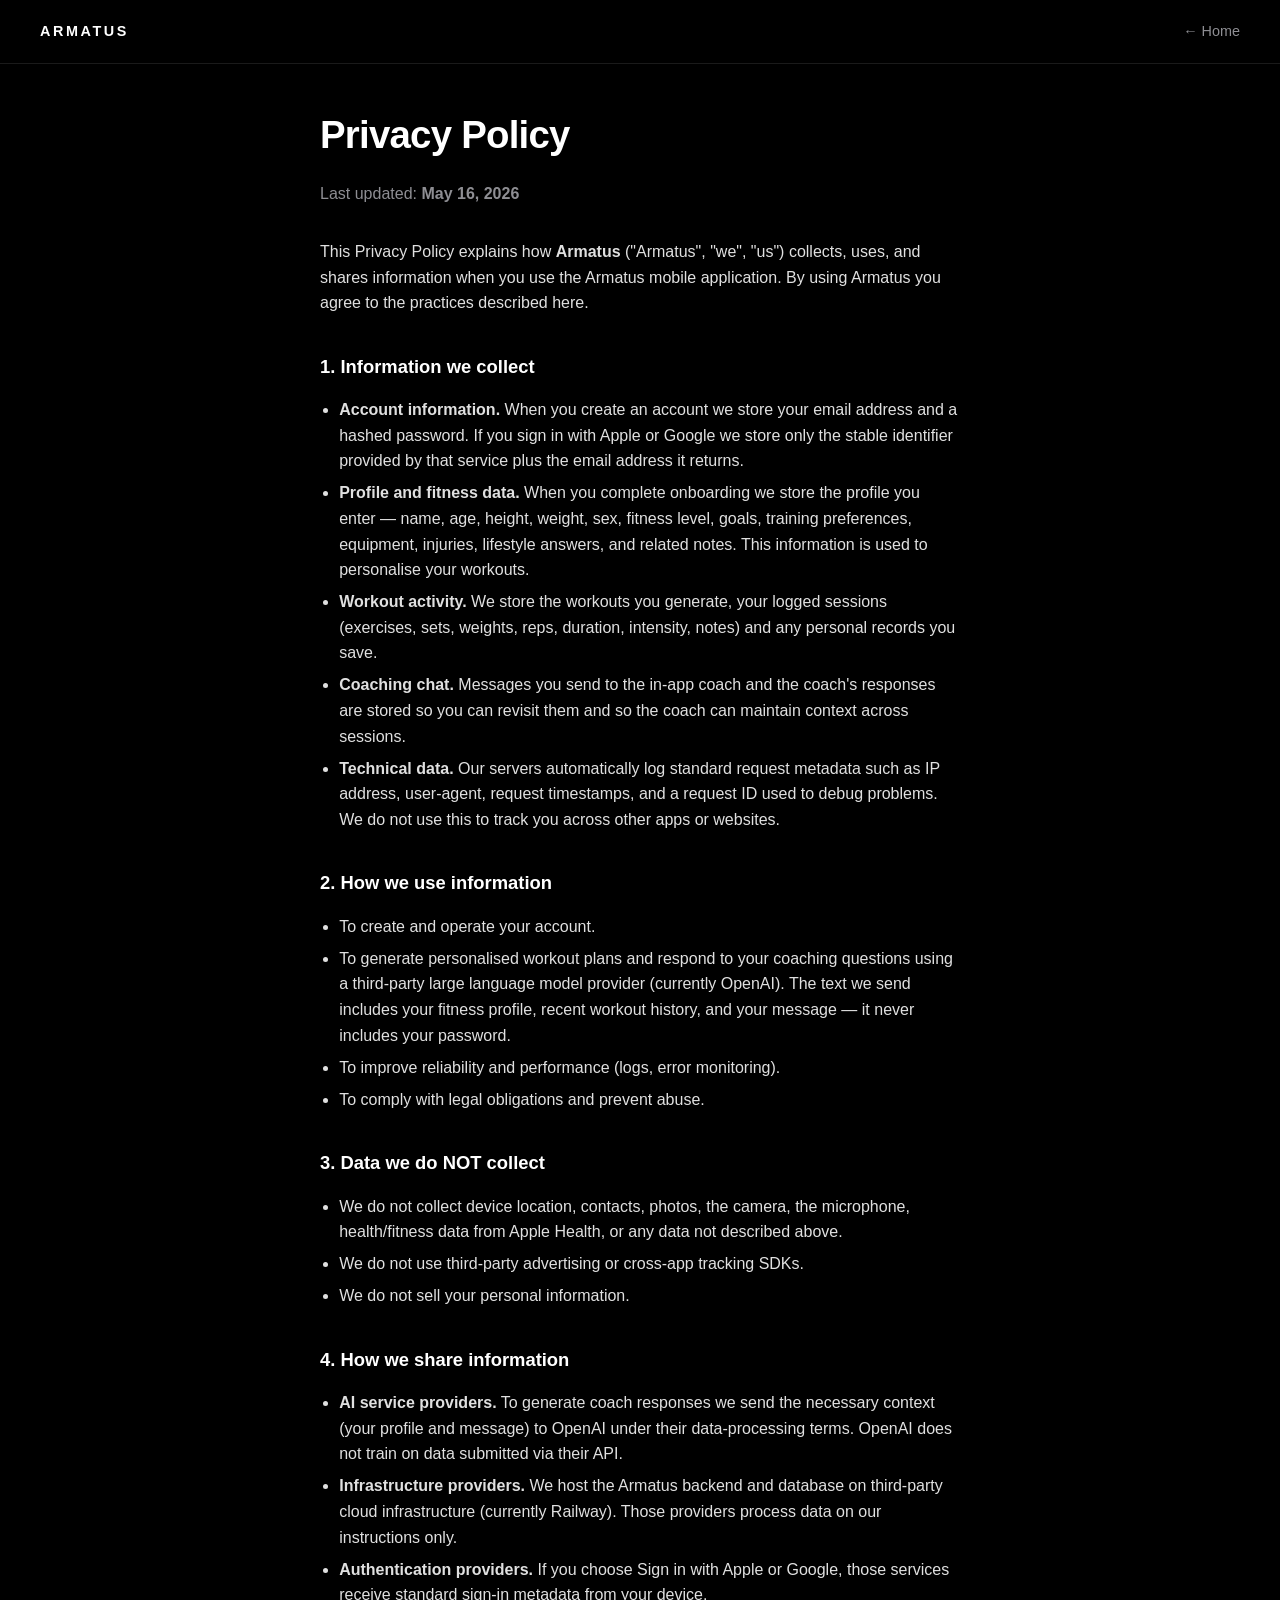
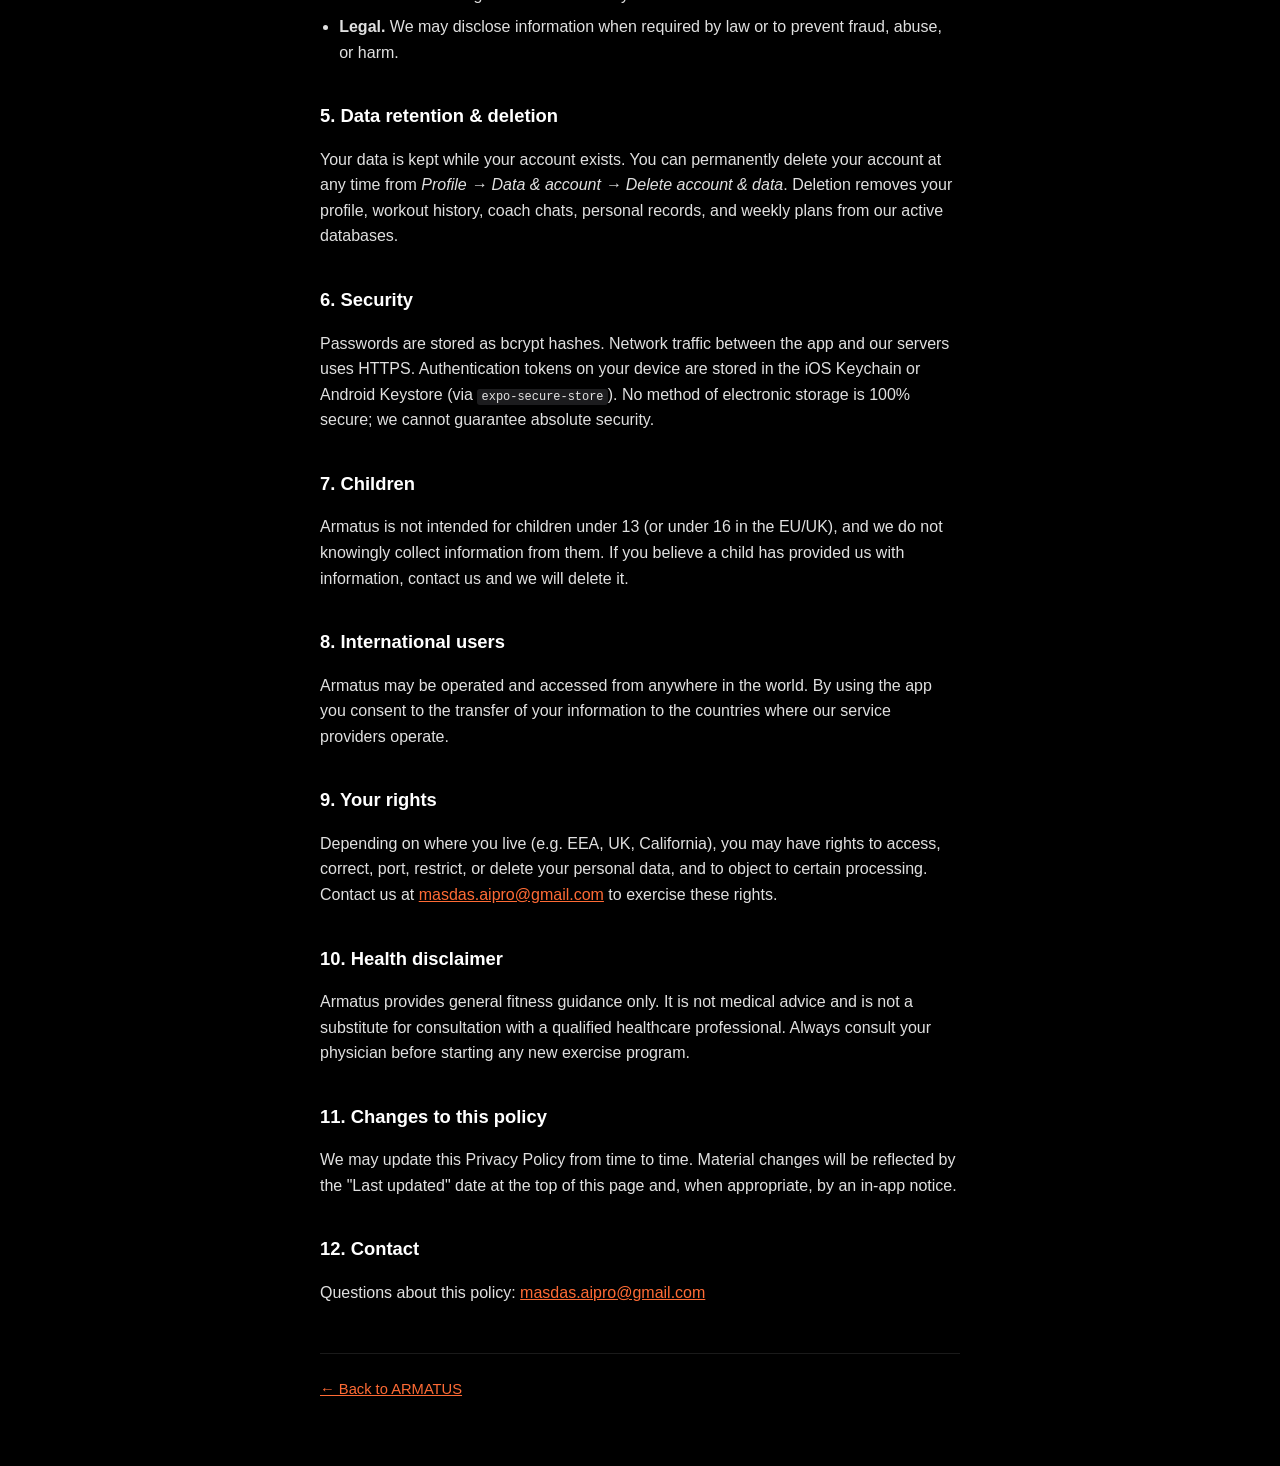
<file: legal/privacy.html>
<!doctype html>
<html lang="en">
<head>
  <meta charset="utf-8" />
  <meta name="viewport" content="width=device-width, initial-scale=1" />
  <title>ARMATUS — Privacy Policy</title>
  <meta name="theme-color" content="#000000" />
  <link rel="icon" type="image/png" href="../assets/brand/favicon.png" />
  <link rel="preconnect" href="https://fonts.googleapis.com" />
  <link rel="preconnect" href="https://fonts.gstatic.com" crossorigin />
  <link href="https://fonts.googleapis.com/css2?family=IBM+Plex+Sans:wght@400;500;600&family=Syne:wght@700;800&display=swap" rel="stylesheet" />
  <style>
    :root {
      --black: #000; --surface: #1c1c1e; --orange: #ff6b35;
      --white: #fff; --muted: #8e8e93; --line: rgba(255,255,255,0.1);
    }
    * { box-sizing: border-box; }
    body {
      margin: 0; background: var(--black); color: var(--white);
      font-family: -apple-system, BlinkMacSystemFont, "SF Pro Text", "Segoe UI", Roboto, Helvetica, Arial, sans-serif; line-height: 1.6;
      -webkit-font-smoothing: antialiased;
    }
    header {
      display: flex; justify-content: space-between; align-items: center;
      padding: 1.25rem clamp(1.25rem, 4vw, 2.5rem);
      border-bottom: 1px solid var(--line);
    }
    .mark {
      font-family: -apple-system, BlinkMacSystemFont, "SF Pro Text", "Segoe UI", Roboto, Helvetica, Arial, sans-serif; font-weight: 800;
      letter-spacing: 0.18em; font-size: 0.9rem; color: var(--white);
      text-decoration: none;
    }
    .back { color: var(--muted); text-decoration: none; font-size: 0.9rem; }
    .back:hover { color: var(--orange); }
    main {
      max-width: 720px; margin: 0 auto;
      padding: 2.5rem clamp(1.25rem, 4vw, 2.5rem) 4rem;
    }
    h1 {
      font-family: -apple-system, BlinkMacSystemFont, "SF Pro Text", "Segoe UI", Roboto, Helvetica, Arial, sans-serif; font-weight: 800;
      font-size: clamp(1.8rem, 4vw, 2.4rem); letter-spacing: -0.02em;
      margin: 0 0 0.35rem;
    }
    .sub { color: var(--muted); margin-bottom: 2rem; }
    h2 {
      font-family: -apple-system, BlinkMacSystemFont, "SF Pro Text", "Segoe UI", Roboto, Helvetica, Arial, sans-serif; font-weight: 700;
      font-size: 1.15rem; margin: 2.25rem 0 0.75rem;
    }
    p, li { color: rgba(255,255,255,0.88); }
    ul { padding-left: 1.2rem; }
    li { margin: 0.4rem 0; }
    a { color: var(--orange); }
    code {
      background: var(--surface); padding: 0.1em 0.35em;
      border-radius: 3px; font-size: 0.92em;
    }
    footer {
      margin-top: 3rem; padding-top: 1.5rem;
      border-top: 1px solid var(--line);
      font-size: 0.92rem; color: var(--muted);
    }
  </style>
</head>
<body>
  <header>
    <a class="mark" href="../">ARMATUS</a>
    <a class="back" href="../">← Home</a>
  </header>
  <main>
    <h1>Privacy Policy</h1>
    <p class="sub">Last updated: <strong>May 16, 2026</strong></p>

    <p>This Privacy Policy explains how <strong>Armatus</strong> ("Armatus", "we", "us") collects, uses, and shares information when you use the Armatus mobile application. By using Armatus you agree to the practices described here.</p>

    <h2>1. Information we collect</h2>
    <ul>
      <li><strong>Account information.</strong> When you create an account we store your email address and a hashed password. If you sign in with Apple or Google we store only the stable identifier provided by that service plus the email address it returns.</li>
      <li><strong>Profile and fitness data.</strong> When you complete onboarding we store the profile you enter — name, age, height, weight, sex, fitness level, goals, training preferences, equipment, injuries, lifestyle answers, and related notes. This information is used to personalise your workouts.</li>
      <li><strong>Workout activity.</strong> We store the workouts you generate, your logged sessions (exercises, sets, weights, reps, duration, intensity, notes) and any personal records you save.</li>
      <li><strong>Coaching chat.</strong> Messages you send to the in-app coach and the coach's responses are stored so you can revisit them and so the coach can maintain context across sessions.</li>
      <li><strong>Technical data.</strong> Our servers automatically log standard request metadata such as IP address, user-agent, request timestamps, and a request ID used to debug problems. We do not use this to track you across other apps or websites.</li>
    </ul>

    <h2>2. How we use information</h2>
    <ul>
      <li>To create and operate your account.</li>
      <li>To generate personalised workout plans and respond to your coaching questions using a third-party large language model provider (currently OpenAI). The text we send includes your fitness profile, recent workout history, and your message — it never includes your password.</li>
      <li>To improve reliability and performance (logs, error monitoring).</li>
      <li>To comply with legal obligations and prevent abuse.</li>
    </ul>

    <h2>3. Data we do NOT collect</h2>
    <ul>
      <li>We do not collect device location, contacts, photos, the camera, the microphone, health/fitness data from Apple Health, or any data not described above.</li>
      <li>We do not use third-party advertising or cross-app tracking SDKs.</li>
      <li>We do not sell your personal information.</li>
    </ul>

    <h2>4. How we share information</h2>
    <ul>
      <li><strong>AI service providers.</strong> To generate coach responses we send the necessary context (your profile and message) to OpenAI under their data-processing terms. OpenAI does not train on data submitted via their API.</li>
      <li><strong>Infrastructure providers.</strong> We host the Armatus backend and database on third-party cloud infrastructure (currently Railway). Those providers process data on our instructions only.</li>
      <li><strong>Authentication providers.</strong> If you choose Sign in with Apple or Google, those services receive standard sign-in metadata from your device.</li>
      <li><strong>Legal.</strong> We may disclose information when required by law or to prevent fraud, abuse, or harm.</li>
    </ul>

    <h2>5. Data retention &amp; deletion</h2>
    <p>Your data is kept while your account exists. You can permanently delete your account at any time from <em>Profile → Data &amp; account → Delete account &amp; data</em>. Deletion removes your profile, workout history, coach chats, personal records, and weekly plans from our active databases.</p>

    <h2>6. Security</h2>
    <p>Passwords are stored as bcrypt hashes. Network traffic between the app and our servers uses HTTPS. Authentication tokens on your device are stored in the iOS Keychain or Android Keystore (via <code>expo-secure-store</code>). No method of electronic storage is 100% secure; we cannot guarantee absolute security.</p>

    <h2>7. Children</h2>
    <p>Armatus is not intended for children under 13 (or under 16 in the EU/UK), and we do not knowingly collect information from them. If you believe a child has provided us with information, contact us and we will delete it.</p>

    <h2>8. International users</h2>
    <p>Armatus may be operated and accessed from anywhere in the world. By using the app you consent to the transfer of your information to the countries where our service providers operate.</p>

    <h2>9. Your rights</h2>
    <p>Depending on where you live (e.g. EEA, UK, California), you may have rights to access, correct, port, restrict, or delete your personal data, and to object to certain processing. Contact us at <a href="mailto:masdas.aipro@gmail.com">masdas.aipro@gmail.com</a> to exercise these rights.</p>

    <h2>10. Health disclaimer</h2>
    <p>Armatus provides general fitness guidance only. It is not medical advice and is not a substitute for consultation with a qualified healthcare professional. Always consult your physician before starting any new exercise program.</p>

    <h2>11. Changes to this policy</h2>
    <p>We may update this Privacy Policy from time to time. Material changes will be reflected by the "Last updated" date at the top of this page and, when appropriate, by an in-app notice.</p>

    <h2>12. Contact</h2>
    <p>Questions about this policy: <a href="mailto:masdas.aipro@gmail.com">masdas.aipro@gmail.com</a></p>

    <footer>
      <a href="../">← Back to ARMATUS</a>
    </footer>
  </main>
</body>
</html>
</file>
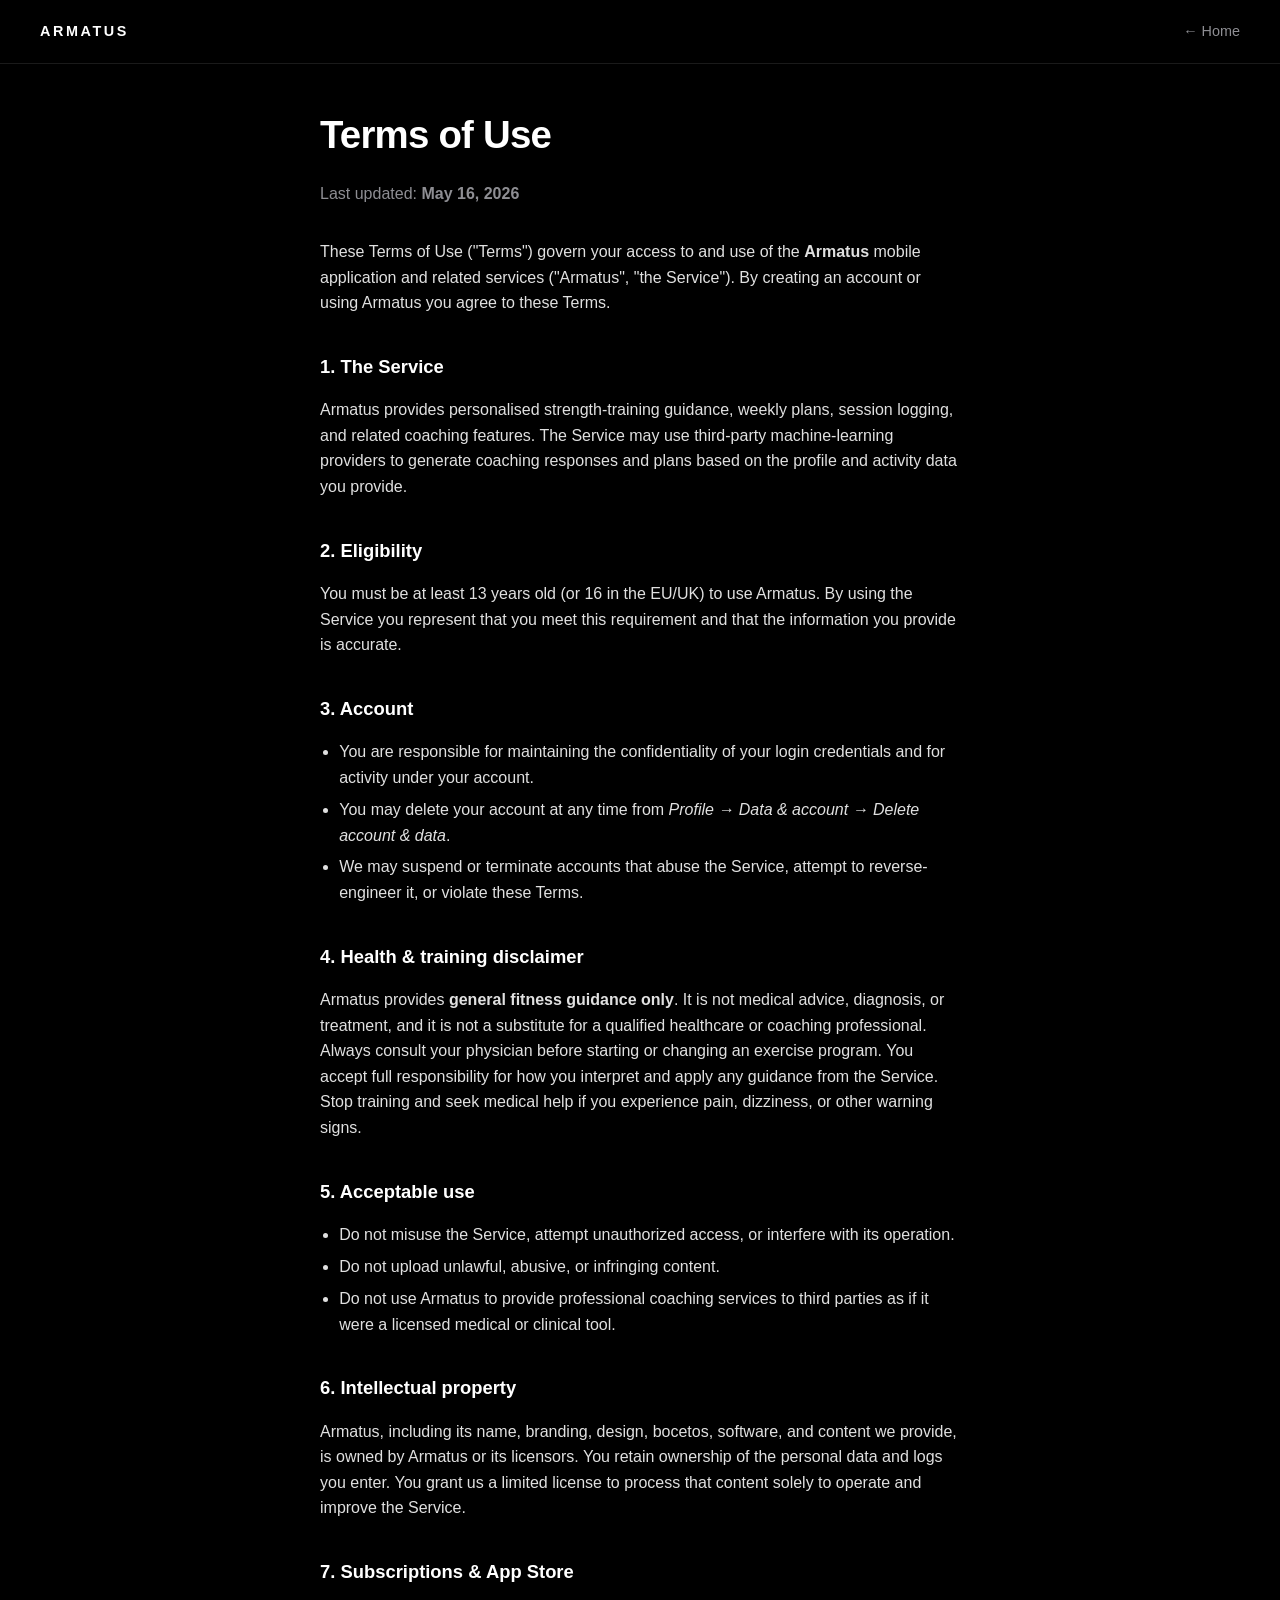
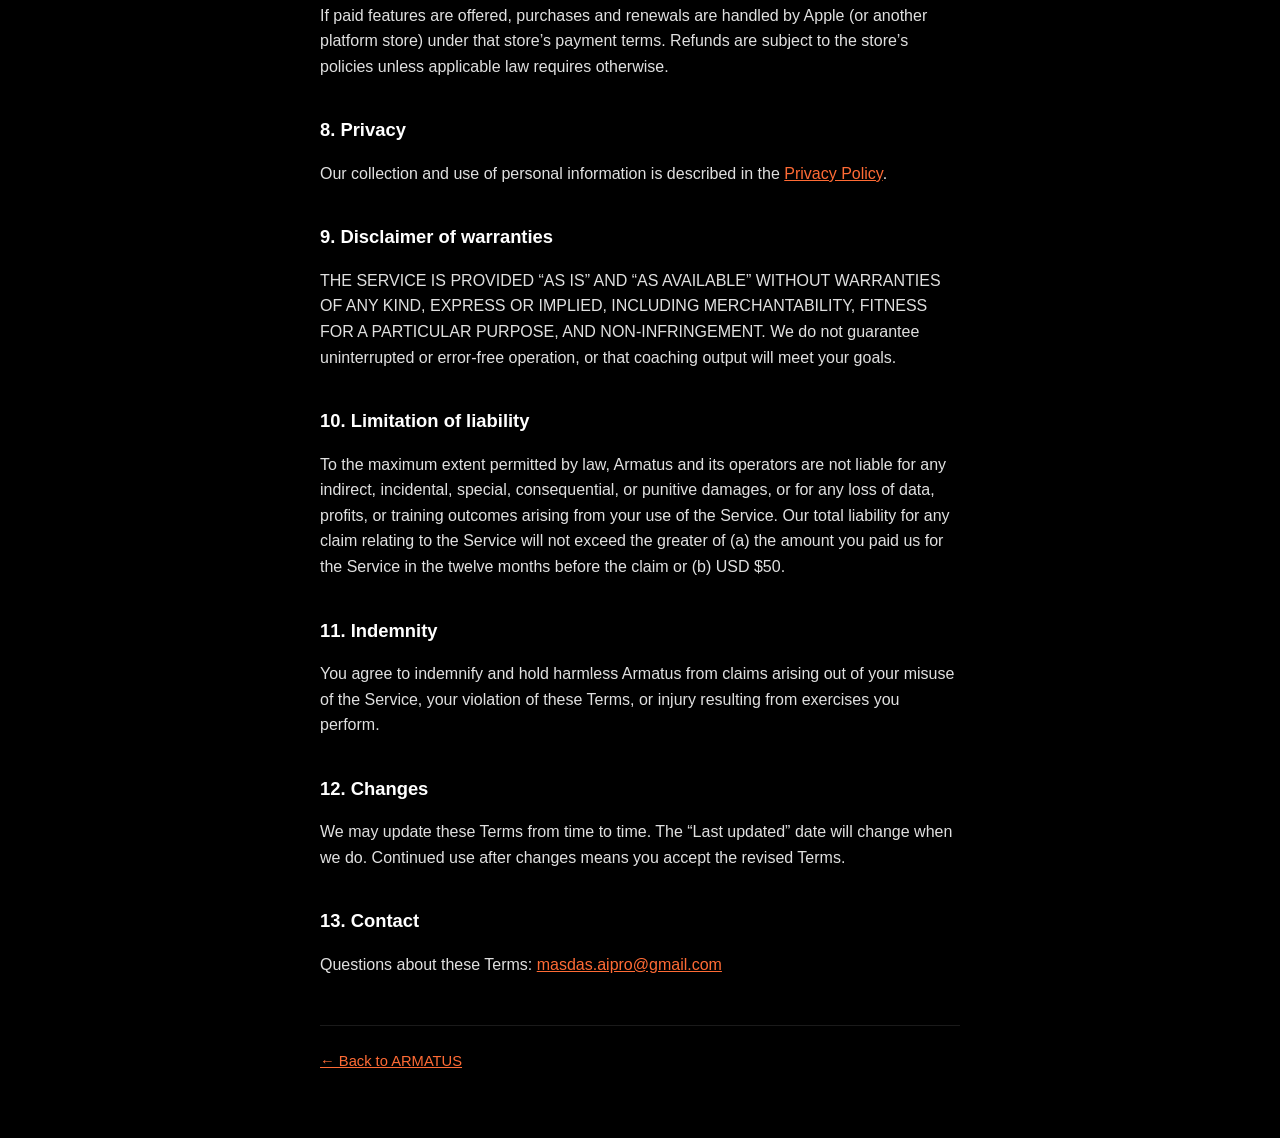
<file: legal/terms.html>
<!doctype html>
<html lang="en">
<head>
  <meta charset="utf-8" />
  <meta name="viewport" content="width=device-width, initial-scale=1" />
  <title>ARMATUS — Terms of Use</title>
  <meta name="theme-color" content="#000000" />
  <link rel="icon" type="image/png" href="../assets/brand/favicon.png" />
  <link rel="preconnect" href="https://fonts.googleapis.com" />
  <link rel="preconnect" href="https://fonts.gstatic.com" crossorigin />
  <link href="https://fonts.googleapis.com/css2?family=IBM+Plex+Sans:wght@400;500;600&family=Syne:wght@700;800&display=swap" rel="stylesheet" />
  <style>
    :root {
      --black: #000; --surface: #1c1c1e; --orange: #ff6b35;
      --white: #fff; --muted: #8e8e93; --line: rgba(255,255,255,0.1);
    }
    * { box-sizing: border-box; }
    body {
      margin: 0; background: var(--black); color: var(--white);
      font-family: -apple-system, BlinkMacSystemFont, "SF Pro Text", "Segoe UI", Roboto, Helvetica, Arial, sans-serif; line-height: 1.6;
      -webkit-font-smoothing: antialiased;
    }
    header {
      display: flex; justify-content: space-between; align-items: center;
      padding: 1.25rem clamp(1.25rem, 4vw, 2.5rem);
      border-bottom: 1px solid var(--line);
    }
    .mark {
      font-family: -apple-system, BlinkMacSystemFont, "SF Pro Text", "Segoe UI", Roboto, Helvetica, Arial, sans-serif; font-weight: 800;
      letter-spacing: 0.18em; font-size: 0.9rem; color: var(--white);
      text-decoration: none;
    }
    .back { color: var(--muted); text-decoration: none; font-size: 0.9rem; }
    .back:hover { color: var(--orange); }
    main {
      max-width: 720px; margin: 0 auto;
      padding: 2.5rem clamp(1.25rem, 4vw, 2.5rem) 4rem;
    }
    h1 {
      font-family: -apple-system, BlinkMacSystemFont, "SF Pro Text", "Segoe UI", Roboto, Helvetica, Arial, sans-serif; font-weight: 800;
      font-size: clamp(1.8rem, 4vw, 2.4rem); letter-spacing: -0.02em;
      margin: 0 0 0.35rem;
    }
    .sub { color: var(--muted); margin-bottom: 2rem; }
    h2 {
      font-family: -apple-system, BlinkMacSystemFont, "SF Pro Text", "Segoe UI", Roboto, Helvetica, Arial, sans-serif; font-weight: 700;
      font-size: 1.15rem; margin: 2.25rem 0 0.75rem;
    }
    p, li { color: rgba(255,255,255,0.88); }
    ul { padding-left: 1.2rem; }
    li { margin: 0.4rem 0; }
    a { color: var(--orange); }
    footer {
      margin-top: 3rem; padding-top: 1.5rem;
      border-top: 1px solid var(--line);
      font-size: 0.92rem; color: var(--muted);
    }
  </style>
</head>
<body>
  <header>
    <a class="mark" href="../">ARMATUS</a>
    <a class="back" href="../">← Home</a>
  </header>
  <main>
    <h1>Terms of Use</h1>
    <p class="sub">Last updated: <strong>May 16, 2026</strong></p>

    <p>These Terms of Use ("Terms") govern your access to and use of the <strong>Armatus</strong> mobile application and related services ("Armatus", "the Service"). By creating an account or using Armatus you agree to these Terms.</p>

    <h2>1. The Service</h2>
    <p>Armatus provides personalised strength-training guidance, weekly plans, session logging, and related coaching features. The Service may use third-party machine-learning providers to generate coaching responses and plans based on the profile and activity data you provide.</p>

    <h2>2. Eligibility</h2>
    <p>You must be at least 13 years old (or 16 in the EU/UK) to use Armatus. By using the Service you represent that you meet this requirement and that the information you provide is accurate.</p>

    <h2>3. Account</h2>
    <ul>
      <li>You are responsible for maintaining the confidentiality of your login credentials and for activity under your account.</li>
      <li>You may delete your account at any time from <em>Profile → Data &amp; account → Delete account &amp; data</em>.</li>
      <li>We may suspend or terminate accounts that abuse the Service, attempt to reverse-engineer it, or violate these Terms.</li>
    </ul>

    <h2>4. Health &amp; training disclaimer</h2>
    <p>Armatus provides <strong>general fitness guidance only</strong>. It is not medical advice, diagnosis, or treatment, and it is not a substitute for a qualified healthcare or coaching professional. Always consult your physician before starting or changing an exercise program. You accept full responsibility for how you interpret and apply any guidance from the Service. Stop training and seek medical help if you experience pain, dizziness, or other warning signs.</p>

    <h2>5. Acceptable use</h2>
    <ul>
      <li>Do not misuse the Service, attempt unauthorized access, or interfere with its operation.</li>
      <li>Do not upload unlawful, abusive, or infringing content.</li>
      <li>Do not use Armatus to provide professional coaching services to third parties as if it were a licensed medical or clinical tool.</li>
    </ul>

    <h2>6. Intellectual property</h2>
    <p>Armatus, including its name, branding, design, bocetos, software, and content we provide, is owned by Armatus or its licensors. You retain ownership of the personal data and logs you enter. You grant us a limited license to process that content solely to operate and improve the Service.</p>

    <h2>7. Subscriptions &amp; App Store</h2>
    <p>If paid features are offered, purchases and renewals are handled by Apple (or another platform store) under that store’s payment terms. Refunds are subject to the store’s policies unless applicable law requires otherwise.</p>

    <h2>8. Privacy</h2>
    <p>Our collection and use of personal information is described in the <a href="privacy.html">Privacy Policy</a>.</p>

    <h2>9. Disclaimer of warranties</h2>
    <p>THE SERVICE IS PROVIDED “AS IS” AND “AS AVAILABLE” WITHOUT WARRANTIES OF ANY KIND, EXPRESS OR IMPLIED, INCLUDING MERCHANTABILITY, FITNESS FOR A PARTICULAR PURPOSE, AND NON-INFRINGEMENT. We do not guarantee uninterrupted or error-free operation, or that coaching output will meet your goals.</p>

    <h2>10. Limitation of liability</h2>
    <p>To the maximum extent permitted by law, Armatus and its operators are not liable for any indirect, incidental, special, consequential, or punitive damages, or for any loss of data, profits, or training outcomes arising from your use of the Service. Our total liability for any claim relating to the Service will not exceed the greater of (a) the amount you paid us for the Service in the twelve months before the claim or (b) USD $50.</p>

    <h2>11. Indemnity</h2>
    <p>You agree to indemnify and hold harmless Armatus from claims arising out of your misuse of the Service, your violation of these Terms, or injury resulting from exercises you perform.</p>

    <h2>12. Changes</h2>
    <p>We may update these Terms from time to time. The “Last updated” date will change when we do. Continued use after changes means you accept the revised Terms.</p>

    <h2>13. Contact</h2>
    <p>Questions about these Terms: <a href="mailto:masdas.aipro@gmail.com">masdas.aipro@gmail.com</a></p>

    <footer>
      <a href="../">← Back to ARMATUS</a>
    </footer>
  </main>
</body>
</html>
</file>
<file: styles.css>
/* ARMATUS marketing — tokens mirrored from mobile/constants/theme.ts */

:root {
  /* Colors */
  --background: #000000;
  --surface: #1c1c1e;
  --surface-elevated: #2c2c2e;
  --border: #38383a;
  --primary: #ff6b35;
  --primary-deep: #e04a12;
  --primary-soft: #ffb48a;
  --text: #ffffff;
  --text-secondary: #8e8e93;
  --text-tertiary: #48484a;
  --orange-border: rgba(255, 107, 53, 0.35);
  --orange-fill: rgba(255, 107, 53, 0.1);

  /* Spacing (theme Spacing × used as rem rhythm) */
  --space-xs: 4px;
  --space-sm: 8px;
  --space-md: 16px;
  --space-lg: 24px;
  --space-xl: 32px;
  --space-xxl: 48px;
  --section-y: clamp(4.25rem, 11vw, 8rem);
  --pad: clamp(1.15rem, 4.5vw, 3rem);
  --max: 1120px;
  --gutter: 24px;
  --safe-top: env(safe-area-inset-top, 0px);
  --safe-bottom: env(safe-area-inset-bottom, 0px);
  --safe-left: env(safe-area-inset-left, 0px);
  --safe-right: env(safe-area-inset-right, 0px);
  --pad-left: max(var(--pad), var(--safe-left));
  --pad-right: max(var(--pad), var(--safe-right));
  --phone-rail: 196px;
  --phone-radius: 26px;

  /* Radius */
  --radius-sm: 8px;
  --radius-md: 12px;
  --radius-lg: 16px;
  --radius-xl: 24px;

  /* Motion — Motion.fast/base/slow */
  --motion-fast: 160ms;
  --motion-base: 240ms;
  --motion-slow: 360ms;
  --ease-out: cubic-bezier(0.33, 1, 0.68, 1); /* approx Easing.out(cubic) */

  /* System UI — matches app (SF / Roboto / system) */
  --font: -apple-system, BlinkMacSystemFont, "SF Pro Text", "SF Pro Display",
    "Segoe UI", Roboto, Helvetica, Arial, sans-serif;
}

*,
*::before,
*::after {
  box-sizing: border-box;
}

html {
  scroll-behavior: smooth;
  background: var(--background);
  scroll-padding-top: calc(64px + var(--safe-top));
}

@media (prefers-reduced-motion: reduce) {
  html {
    scroll-behavior: auto;
  }
}

body {
  margin: 0;
  min-height: 100vh;
  min-height: 100dvh;
  background: var(--background);
  color: var(--text);
  font-family: var(--font);
  font-size: 17px;
  font-weight: 400;
  line-height: 1.5;
  -webkit-font-smoothing: antialiased;
  -moz-osx-font-smoothing: grayscale;
  text-rendering: optimizeLegibility;
  overflow-x: clip;
  -webkit-tap-highlight-color: rgba(255, 107, 53, 0.12);
  text-size-adjust: 100%;
  -webkit-text-size-adjust: 100%;
}

img {
  display: block;
  max-width: 100%;
  height: auto;
}

a {
  color: inherit;
  text-decoration: none;
}

button {
  font: inherit;
  color: inherit;
  background: none;
  border: 0;
  cursor: pointer;
}

.skip {
  position: absolute;
  left: -999px;
  top: 0;
  z-index: 100;
  padding: 12px 16px;
  background: var(--primary);
  color: #000;
  font-weight: 600;
  font-size: 15px;
}

.skip:focus {
  left: var(--pad-left);
  top: calc(12px + var(--safe-top));
}

/* Ambient page energy — AuthLogoHero-adjacent, orange only */
.ambient {
  position: fixed;
  inset: 0;
  pointer-events: none;
  z-index: 0;
  overflow: hidden;
}

.ambient-orb {
  position: absolute;
  border-radius: 50%;
  filter: blur(60px);
  opacity: 0.34;
  background: radial-gradient(circle, rgba(255, 107, 53, 0.85) 0%, rgba(224, 74, 18, 0.2) 45%, transparent 72%);
  animation: orb-drift 9s ease-in-out infinite;
}

.ambient-orb--a {
  width: min(58vw, 520px);
  height: min(58vw, 520px);
  top: -10%;
  right: -8%;
  animation-duration: 10s;
}

.ambient-orb--b {
  width: min(50vw, 440px);
  height: min(50vw, 440px);
  bottom: 12%;
  left: -12%;
  opacity: 0.28;
  animation-duration: 13s;
  animation-delay: -3s;
}

.ambient-orb--c {
  width: min(42vw, 360px);
  height: min(42vw, 360px);
  top: 42%;
  right: 14%;
  opacity: 0.22;
  animation-duration: 11s;
  animation-delay: -6s;
}

.ambient-orb--d {
  width: min(36vw, 280px);
  height: min(36vw, 280px);
  top: 18%;
  left: 28%;
  opacity: 0.18;
  animation-duration: 8s;
  animation-delay: -1.5s;
}

@keyframes orb-drift {
  0%,
  100% {
    transform: translate3d(0, 0, 0) scale(1);
    opacity: 0.22;
  }
  40% {
    transform: translate3d(4%, -5%, 0) scale(1.18);
    opacity: 0.48;
  }
  70% {
    transform: translate3d(-2%, 3%, 0) scale(1.08);
    opacity: 0.32;
  }
}

main,
.topbar,
.footer {
  position: relative;
  z-index: 1;
}

/* Top bar */
.topbar {
  position: fixed;
  top: 0;
  left: 0;
  right: 0;
  z-index: 40;
  display: flex;
  align-items: center;
  justify-content: space-between;
  gap: 12px;
  padding: calc(12px + var(--safe-top)) var(--pad-right) 12px var(--pad-left);
  border-bottom: 1px solid transparent;
  transition:
    background var(--motion-base) var(--ease-out),
    border-color var(--motion-base) var(--ease-out);
}

.topbar.is-solid {
  background: rgba(0, 0, 0, 0.82);
  border-bottom-color: rgba(56, 56, 58, 0.8);
  backdrop-filter: blur(16px);
}

.topbar-brand {
  display: inline-flex;
  align-items: center;
  gap: 10px;
}

.topbar-actions {
  display: flex;
  align-items: center;
  gap: 20px;
}

.lang {
  display: flex;
  align-items: center;
  gap: 6px;
  font-size: 12px;
  font-weight: 700;
  letter-spacing: 0.12em;
}

.lang-btn {
  color: var(--text-tertiary);
  padding: 2px 0;
  transition: color var(--motion-fast) var(--ease-out);
}

.lang-btn.is-active {
  color: var(--text);
}

.lang-btn:hover,
.lang-btn:focus-visible {
  color: var(--primary-soft);
}

.lang-sep {
  color: var(--text-tertiary);
}

.topbar-link {
  font-size: 12px;
  font-weight: 800;
  letter-spacing: 0.12em;
  text-transform: uppercase;
  color: var(--primary);
  transition: opacity var(--motion-fast) var(--ease-out);
}

.topbar-link:hover,
.topbar-link:focus-visible {
  opacity: 0.85;
}

.topbar-link--soon {
  cursor: default;
  pointer-events: none;
}

/* Wordmark — app brand caps */
.wordmark {
  font-size: 11px;
  font-weight: 900;
  letter-spacing: 0.28em;
  text-transform: uppercase;
  color: var(--text);
}

.wordmark--hero {
  margin: 0;
  font-size: clamp(2rem, 6vw, 2.75rem); /* ~ title1–largeTitle brand weight */
  letter-spacing: 0.22em;
  line-height: 1.05;
}

.brand-underline {
  display: block;
  width: 48px;
  height: 3px;
  margin-top: 14px;
  border-radius: 2px;
  background: linear-gradient(90deg, var(--primary), var(--primary-soft), var(--primary-deep));
  background-size: 200% 100%;
  box-shadow: 0 0 16px rgba(255, 107, 53, 0.45);
  animation: underline-pulse 2.8s ease-in-out infinite;
}

.brand-underline--center {
  margin-inline: auto;
}

@keyframes underline-pulse {
  0%,
  100% {
    width: 48px;
    background-position: 0% 50%;
    opacity: 0.85;
    box-shadow: 0 0 12px rgba(255, 107, 53, 0.35);
  }
  50% {
    width: 112px;
    background-position: 100% 50%;
    opacity: 1;
    box-shadow: 0 0 28px rgba(255, 107, 53, 0.75);
  }
}

.wordmark--cta {
  margin: 0;
  font-size: clamp(1.75rem, 5vw, 2.5rem);
  letter-spacing: 0.24em;
}

.wordmark--footer {
  margin: 0;
  font-size: 11px;
  letter-spacing: 0.28em;
  color: var(--text-secondary);
}

/* LogoHalo port */
.logo-mark {
  position: relative;
  display: grid;
  place-items: center;
  flex-shrink: 0;
}

.logo-mark img {
  position: relative;
  z-index: 2;
  border-radius: 28%;
  width: 100%;
  height: 100%;
  object-fit: contain;
}

.logo-mark--nav {
  width: 28px;
  height: 28px;
}

.logo-mark--nav .logo-ring {
  inset: -6px;
}

.logo-mark--hero {
  width: 96px;
  height: 96px;
  margin-bottom: var(--space-lg);
  animation: logo-pulse 2.2s ease-in-out infinite;
}

.logo-mark--cta {
  width: 64px;
  height: 64px;
  margin: 0 auto var(--space-lg);
  animation: logo-pulse 2.2s ease-in-out infinite;
}

.logo-mark--hero .logo-ring {
  inset: -22px;
}

.logo-mark--hero .logo-ring--inner {
  inset: -12px;
}

.logo-mark--cta .logo-ring {
  inset: -16px;
}

.logo-mark--cta .logo-ring--inner {
  inset: -8px;
}

.logo-ring {
  position: absolute;
  border-radius: 50%;
  border: 1.5px dashed rgba(255, 107, 53, 0.55);
  pointer-events: none;
  animation: logo-spin 22s linear infinite;
}

.logo-ring--inner {
  border-color: rgba(255, 180, 138, 0.45);
  border-width: 1px;
  animation: logo-spin-rev 14s linear infinite;
}

.logo-core-glow {
  position: absolute;
  inset: -8px;
  border-radius: 50%;
  background: radial-gradient(circle, rgba(255, 107, 53, 0.45) 0%, transparent 68%);
  z-index: 1;
  animation: core-glow 2s ease-in-out infinite;
  pointer-events: none;
}

@keyframes logo-spin {
  to {
    transform: rotate(360deg);
  }
}

@keyframes logo-spin-rev {
  to {
    transform: rotate(-360deg);
  }
}

@keyframes logo-pulse {
  0%,
  100% {
    transform: scale(1);
  }
  50% {
    transform: scale(1.08);
  }
}

@keyframes core-glow {
  0%,
  100% {
    opacity: 0.45;
    transform: scale(0.9);
  }
  50% {
    opacity: 1;
    transform: scale(1.08);
  }
}

/* Hero */
.hero {
  position: relative;
  min-height: 100svh;
  display: flex;
  align-items: center;
  padding:
    calc(72px + var(--safe-top) + var(--space-xl))
    var(--pad-right)
    var(--space-xxl)
    var(--pad-left);
  overflow: hidden;
}

.hero-energy,
.cta-energy {
  position: absolute;
  inset: 0;
  pointer-events: none;
  overflow: hidden;
  z-index: 0;
}

.hero-flash {
  position: absolute;
  inset: 0;
  background:
    linear-gradient(
      118deg,
      transparent 18%,
      rgba(255, 107, 53, 0.18) 42%,
      rgba(255, 180, 138, 0.22) 52%,
      rgba(255, 107, 53, 0.12) 62%,
      transparent 82%
    ),
    radial-gradient(
      ellipse 55% 60% at 48% 48%,
      rgba(255, 107, 53, 0.32) 0%,
      rgba(255, 107, 53, 0.08) 40%,
      transparent 72%
    );
  opacity: 0;
  animation: hero-flash 4.2s ease-in-out infinite;
}

@keyframes hero-flash {
  0%,
  28%,
  48%,
  100% {
    opacity: 0;
  }
  32% {
    opacity: 1;
  }
  35% {
    opacity: 0.25;
  }
  38% {
    opacity: 0.85;
  }
  42% {
    opacity: 0.15;
  }
}

.ripple {
  position: absolute;
  left: 22%;
  top: 42%;
  width: min(56vw, 460px);
  height: min(56vw, 460px);
  margin: calc(min(56vw, 460px) / -2) 0 0 calc(min(56vw, 460px) / -2);
  border-radius: 50%;
  border: 2px solid rgba(255, 107, 53, 0.55);
  box-shadow:
    0 0 30px rgba(255, 107, 53, 0.28),
    inset 0 0 24px rgba(255, 107, 53, 0.08);
  opacity: 0;
  animation: ripple-out 1.55s cubic-bezier(0.16, 0.84, 0.32, 1) infinite;
}

.ripple--2 {
  animation-delay: 0.45s;
}

.ripple--3 {
  left: 72%;
  top: 58%;
  width: min(40vw, 300px);
  height: min(40vw, 300px);
  margin: calc(min(40vw, 300px) / -2) 0 0 calc(min(40vw, 300px) / -2);
  animation-delay: 0.9s;
}

.ripple--4 {
  left: 55%;
  top: 28%;
  width: min(34vw, 240px);
  height: min(34vw, 240px);
  margin: calc(min(34vw, 240px) / -2) 0 0 calc(min(34vw, 240px) / -2);
  border-color: rgba(255, 180, 138, 0.5);
  animation-delay: 1.25s;
}

.cta-energy .ripple {
  left: 50%;
  top: 42%;
}

.cta-energy .ripple--3 {
  left: 62%;
  top: 55%;
}

@keyframes ripple-out {
  0% {
    transform: scale(0.28);
    opacity: 0.9;
  }
  100% {
    transform: scale(1.85);
    opacity: 0;
  }
}

/* CTA corner bolts */
.bolt {
  position: absolute;
  left: auto;
  right: 12%;
  top: 14%;
  width: clamp(48px, 8vw, 72px);
  height: auto;
  color: var(--primary);
  opacity: 0;
  filter: drop-shadow(0 0 18px rgba(255, 107, 53, 0.85));
  animation: bolt-flash 3.6s ease-in-out infinite;
}

.bolt--cta {
  animation-delay: 0.2s;
}

.bolt--cta-b {
  right: auto;
  left: 12%;
  top: 22%;
  width: clamp(36px, 6vw, 54px);
  animation: bolt-flash-flip 3.6s ease-in-out 1.4s infinite;
}

.bolt-path {
  fill: rgba(255, 107, 53, 0.22);
  stroke: var(--primary);
}

@keyframes bolt-flash {
  0%,
  78%,
  100% {
    opacity: 0;
    transform: scale(0.88) translateY(6px);
  }
  82% {
    opacity: 0.25;
  }
  86%,
  90% {
    opacity: 1;
    transform: scale(1.05) translateY(0);
  }
  93% {
    opacity: 0.3;
  }
}

@keyframes bolt-flash-flip {
  0%,
  78%,
  100% {
    opacity: 0;
    transform: scaleX(-1) scale(0.88) translateY(6px);
  }
  82% {
    opacity: 0.25;
    transform: scaleX(-1) scale(0.95) translateY(2px);
  }
  86%,
  90% {
    opacity: 1;
    transform: scaleX(-1) scale(1.05) translateY(0);
  }
  93% {
    opacity: 0.3;
    transform: scaleX(-1) scale(0.98) translateY(0);
  }
}

/* ========== FULL-BLEED DIAGONAL THUNDER ========== */
.hero-thunder {
  position: absolute;
  inset: -2% -4%;
  pointer-events: none;
  z-index: 1;
  overflow: hidden;
}

.thunder-strike-flash {
  position: absolute;
  inset: -10%;
  background: linear-gradient(
    118deg,
    transparent 20%,
    rgba(255, 180, 138, 0.2) 40%,
    rgba(255, 107, 53, 0.45) 50%,
    rgba(255, 180, 138, 0.18) 60%,
    transparent 78%
  );
  filter: blur(18px);
  opacity: 0;
  animation: strike-band 4.2s ease-in-out infinite;
}

@keyframes strike-band {
  0%,
  22%,
  52%,
  100% {
    opacity: 0;
  }
  28% {
    opacity: 0.55;
  }
  34% {
    opacity: 0.95;
  }
  38% {
    opacity: 0.2;
  }
  42% {
    opacity: 0.7;
  }
}

.thunder-svg {
  position: absolute;
  inset: 0;
  width: 100%;
  height: 100%;
  overflow: visible;
}

.thunder-main,
.thunder-bloom,
.thunder-core,
.thunder-ghost,
.thunder-branch {
  fill: none;
  stroke-dasharray: 2400;
  stroke-dashoffset: 2400;
}

.thunder-bloom {
  opacity: 0.55;
  animation: thunder-draw 4.2s cubic-bezier(0.12, 0.82, 0.28, 1) infinite;
}

.thunder-main {
  opacity: 1;
  animation:
    thunder-draw 4.2s cubic-bezier(0.12, 0.82, 0.28, 1) infinite,
    thunder-flicker 4.2s ease-in-out infinite;
}

.thunder-core {
  opacity: 0;
  animation: thunder-core 4.2s ease-in-out infinite;
}

.thunder-ghost {
  opacity: 0;
  animation: thunder-ghost 4.2s ease-in-out infinite;
  animation-delay: 0.12s;
}

.thunder-branch {
  stroke-dasharray: 220;
  stroke-dashoffset: 220;
  opacity: 0;
  animation: thunder-branch 4.2s ease-in-out infinite;
}

.thunder-branch--1 {
  animation-delay: 0.1s;
}
.thunder-branch--2 {
  animation-delay: 0.18s;
}
.thunder-branch--3 {
  animation-delay: 0.26s;
}
.thunder-branch--4 {
  animation-delay: 0.34s;
}
.thunder-branch--5 {
  animation-delay: 0.42s;
}
.thunder-branch--6 {
  animation-delay: 0.5s;
}

@keyframes thunder-draw {
  0%,
  8% {
    stroke-dashoffset: 2400;
    opacity: 0;
  }
  12% {
    opacity: 1;
  }
  30% {
    stroke-dashoffset: 0;
    opacity: 1;
  }
  44% {
    stroke-dashoffset: 0;
    opacity: 1;
  }
  54% {
    stroke-dashoffset: 0;
    opacity: 0.12;
  }
  58%,
  100% {
    stroke-dashoffset: 2400;
    opacity: 0;
  }
}

@keyframes thunder-core {
  0%,
  14% {
    stroke-dashoffset: 2400;
    opacity: 0;
  }
  32% {
    stroke-dashoffset: 0;
    opacity: 1;
  }
  40% {
    opacity: 1;
  }
  48% {
    opacity: 0.25;
  }
  56%,
  100% {
    opacity: 0;
  }
}

@keyframes thunder-ghost {
  0%,
  18% {
    stroke-dashoffset: 2000;
    opacity: 0;
  }
  34% {
    stroke-dashoffset: 0;
    opacity: 0.55;
  }
  46% {
    opacity: 0.35;
  }
  56%,
  100% {
    opacity: 0;
  }
}

@keyframes thunder-flicker {
  0%,
  30%,
  36%,
  46%,
  100% {
    filter: drop-shadow(0 0 10px rgba(255, 107, 53, 0.75));
  }
  33%,
  40% {
    filter: drop-shadow(0 0 36px rgba(255, 180, 138, 1));
  }
}

@keyframes thunder-branch {
  0%,
  20% {
    stroke-dashoffset: 220;
    opacity: 0;
  }
  28% {
    stroke-dashoffset: 0;
    opacity: 1;
  }
  44% {
    opacity: 0.95;
  }
  54%,
  100% {
    opacity: 0;
  }
}

.thunder-spark {
  position: absolute;
  width: 8px;
  height: 8px;
  border-radius: 50%;
  background: #ffe0c8;
  box-shadow:
    0 0 14px #ff6b35,
    0 0 36px rgba(255, 107, 53, 1);
  opacity: 0;
  animation: thunder-spark 4.2s ease-in-out infinite;
}

.thunder-spark--1 {
  left: 8%;
  top: 10%;
  animation-delay: 0.4s;
}
.thunder-spark--2 {
  left: 22%;
  top: 22%;
  animation-delay: 0.65s;
}
.thunder-spark--3 {
  left: 38%;
  top: 36%;
  animation-delay: 0.9s;
}
.thunder-spark--4 {
  left: 52%;
  top: 48%;
  width: 11px;
  height: 11px;
  animation-delay: 1.1s;
}
.thunder-spark--5 {
  left: 68%;
  top: 62%;
  animation-delay: 1.35s;
}
.thunder-spark--6 {
  left: 82%;
  top: 76%;
  animation-delay: 1.55s;
}
.thunder-spark--7 {
  left: 94%;
  top: 88%;
  animation-delay: 1.75s;
}

@keyframes thunder-spark {
  0%,
  100% {
    opacity: 0;
    transform: scale(0.25);
  }
  6% {
    opacity: 1;
    transform: scale(1.8);
  }
  16% {
    opacity: 0.4;
    transform: scale(0.7);
  }
  24% {
    opacity: 1;
    transform: scale(1.35);
  }
  36% {
    opacity: 0;
    transform: scale(0.3);
  }
}

.ember {
  position: absolute;
  width: 5px;
  height: 5px;
  border-radius: 50%;
  background: var(--primary-soft);
  box-shadow:
    0 0 12px rgba(255, 107, 53, 1),
    0 0 28px rgba(255, 107, 53, 0.55);
  opacity: 0;
  animation: ember-rise 2.4s ease-in-out infinite;
}

.ember--1 {
  left: 14%;
  bottom: 22%;
  animation-delay: 0s;
}
.ember--2 {
  left: 24%;
  bottom: 18%;
  animation-delay: 0.35s;
  width: 3px;
  height: 3px;
}
.ember--3 {
  left: 36%;
  bottom: 26%;
  animation-delay: 0.7s;
}
.ember--4 {
  left: 48%;
  bottom: 16%;
  animation-delay: 1.05s;
  width: 3px;
  height: 3px;
}
.ember--5 {
  left: 62%;
  bottom: 28%;
  animation-delay: 1.4s;
}
.ember--6 {
  left: 74%;
  bottom: 20%;
  animation-delay: 1.75s;
}
.ember--7 {
  left: 86%;
  bottom: 30%;
  animation-delay: 2.05s;
  width: 3px;
  height: 3px;
}
.ember--8 {
  left: 8%;
  bottom: 34%;
  animation-delay: 2.3s;
}

.cta-energy .ember--1 {
  left: 38%;
  bottom: 28%;
}
.cta-energy .ember--3 {
  left: 48%;
  bottom: 24%;
}
.cta-energy .ember--5 {
  left: 58%;
  bottom: 30%;
}
.cta-energy .ember--7 {
  left: 68%;
  bottom: 26%;
}

@keyframes ember-rise {
  0% {
    opacity: 0;
    transform: translateY(0) scale(0.8);
  }
  14% {
    opacity: 1;
  }
  100% {
    opacity: 0;
    transform: translateY(-140px) scale(0.3);
  }
}

.hero-inner {
  position: relative;
  z-index: 2;
  width: min(100%, var(--max));
  margin: 0 auto;
  display: grid;
  gap: var(--space-xxl);
  align-items: center;
}

.hero-copy {
  max-width: 32rem;
}

.hero-statement {
  margin: var(--space-lg) 0 0;
  min-height: 4.8em;
  opacity: 0;
  transform: translateY(12px);
  animation: rise var(--motion-slow) var(--ease-out) 220ms forwards;
}

.hero-type {
  margin: 0;
  display: flex;
  flex-direction: column;
  align-items: flex-start;
  gap: 0.2em;
  position: relative;
}

.hero-line {
  display: block;
  min-height: 1.15em;
  font-size: clamp(1.35rem, 3.6vw, 1.85rem);
  font-weight: 700;
  letter-spacing: -0.03em;
  line-height: 1.2;
  color: rgba(255, 255, 255, 0.9);
}

.hero-line--b {
  font-size: clamp(1.75rem, 5vw, 2.45rem);
  font-weight: 900;
  letter-spacing: -0.035em;
  color: var(--primary-soft);
  text-shadow: 0 0 28px rgba(255, 107, 53, 0.25);
  transition:
    color 400ms var(--ease-out),
    text-shadow 400ms var(--ease-out),
    transform 400ms var(--ease-out);
}

.hero-line--b.is-lit {
  color: var(--primary);
  text-shadow:
    0 0 18px rgba(255, 107, 53, 0.55),
    0 0 42px rgba(255, 107, 53, 0.35);
  transform: translateX(2px);
}

.hero-statement.is-arming .hero-line--b {
  animation: arm-pulse 1.1s var(--ease-out) 1;
}

@keyframes arm-pulse {
  0% {
    transform: scale(0.98);
    filter: brightness(1);
  }
  40% {
    transform: scale(1.03);
    filter: brightness(1.2);
  }
  100% {
    transform: scale(1);
    filter: brightness(1);
  }
}

.hero-line--a::after,
.hero-line--b::after {
  content: "";
  display: inline-block;
  width: 2px;
  height: 0.95em;
  margin-left: 4px;
  background: transparent;
  vertical-align: -0.08em;
  box-shadow: none;
}

.hero-statement:not(.is-arming):not(.is-typed) .hero-line--a::after,
.hero-statement.is-arming:not(.is-typed) .hero-line--b::after {
  background: var(--primary);
  box-shadow: 0 0 10px rgba(255, 107, 53, 0.85);
  animation: cursor-blink 0.85s steps(1) infinite;
}

@keyframes cursor-blink {
  0%,
  45% {
    opacity: 1;
  }
  50%,
  100% {
    opacity: 0;
  }
}

.hero-cta {
  display: flex;
  flex-wrap: wrap;
  gap: var(--space-sm) var(--space-md);
  margin-top: var(--space-xl);
}

.hero-stage {
  position: relative;
  display: flex;
  justify-content: center;
}

.device-aura {
  position: absolute;
  inset: 8% 12%;
  pointer-events: none;
  z-index: 0;
}

.scan-ring {
  position: absolute;
  inset: 0;
  border-radius: 40%;
  border: 1.5px solid rgba(255, 107, 53, 0.38);
  box-shadow: 0 0 24px rgba(255, 107, 53, 0.12);
  animation: scan-spin 6.5s linear infinite;
}

.scan-ring--b {
  inset: 8%;
  border-color: rgba(255, 180, 138, 0.32);
  animation-duration: 9s;
  animation-direction: reverse;
}

.scan-ring--c {
  inset: -8%;
  border-style: dashed;
  border-color: rgba(255, 107, 53, 0.42);
  animation-duration: 5s;
}

@keyframes scan-spin {
  to {
    transform: rotate(360deg);
  }
}

.hero-stage .device {
  position: relative;
  z-index: 1;
}

.device--float {
  animation:
    phone-float 4.8s ease-in-out infinite,
    phone-glow 4.2s ease-in-out infinite;
}

@keyframes phone-float {
  0%,
  100% {
    transform: translateY(0) rotate(-0.4deg);
  }
  50% {
    transform: translateY(-22px) rotate(0.5deg);
  }
}

@keyframes phone-glow {
  0%,
  26%,
  50%,
  100% {
    filter: drop-shadow(0 20px 44px rgba(0, 0, 0, 0.55));
  }
  32%,
  40% {
    filter:
      drop-shadow(0 0 40px rgba(255, 107, 53, 0.65))
      drop-shadow(0 18px 36px rgba(0, 0, 0, 0.45));
  }
}

.hero-copy .logo-mark--hero,
.hero-copy .wordmark--hero,
.hero-copy .brand-underline,
.hero-copy .hero-cta {
  opacity: 0;
  transform: translateY(12px);
  animation: rise var(--motion-slow) var(--ease-out) forwards;
}

.hero-copy .logo-mark--hero {
  animation-delay: 40ms;
}
.hero-copy .wordmark--hero {
  animation-delay: 120ms;
}
.hero-copy .brand-underline {
  animation:
    rise var(--motion-slow) var(--ease-out) 160ms forwards,
    underline-pulse 2.8s ease-in-out 520ms infinite;
}
.hero-copy .hero-cta {
  animation-delay: 780ms;
}

.hero-stage .device {
  opacity: 0;
  transform: translateY(16px);
  animation: rise 800ms var(--ease-out) 180ms forwards;
}

@keyframes rise {
  to {
    opacity: 1;
    transform: none;
  }
}

/* Buttons — GlowButton restraint */
.btn {
  display: inline-flex;
  align-items: center;
  justify-content: center;
  min-height: 48px;
  padding: 0 22px;
  font-size: 15px;
  font-weight: 800;
  letter-spacing: 0.08em;
  text-transform: uppercase;
  border-radius: var(--radius-md);
  transition:
    transform var(--motion-fast) var(--ease-out),
    opacity var(--motion-fast) var(--ease-out),
    background var(--motion-fast) var(--ease-out),
    border-color var(--motion-fast) var(--ease-out);
}

.btn:active {
  transform: scale(0.985);
  opacity: 0.9;
}

.btn-primary {
  background: linear-gradient(180deg, #ff8a5a 0%, var(--primary-deep) 100%);
  color: #000;
  box-shadow: 0 0 0 0 rgba(255, 107, 53, 0.35);
  animation: cta-glow 2s ease-in-out infinite;
}

.btn-primary:hover,
.btn-primary:focus-visible {
  opacity: 0.92;
}

.btn-soon {
  cursor: default;
  pointer-events: none;
}

@keyframes cta-glow {
  0%,
  100% {
    box-shadow:
      0 0 0 0 rgba(255, 107, 53, 0.15),
      0 8px 24px rgba(224, 74, 18, 0.25);
  }
  50% {
    box-shadow:
      0 0 36px 4px rgba(255, 107, 53, 0.55),
      0 8px 28px rgba(224, 74, 18, 0.4);
  }
}

.btn-ghost {
  background: transparent;
  color: var(--text);
  border: 1px solid var(--border);
}

.btn-ghost:hover,
.btn-ghost:focus-visible {
  border-color: var(--orange-border);
  color: var(--primary-soft);
}

/* Device frame — quiet, consistent */
.device {
  margin: 0;
  width: min(100%, 260px);
}

.device img {
  width: 100%;
  border-radius: var(--phone-radius);
  border: 1px solid rgba(56, 56, 58, 0.95);
  background: var(--surface);
  box-shadow:
    0 0 0 1px rgba(0, 0, 0, 0.55),
    0 18px 40px rgba(0, 0, 0, 0.45);
  /* Screenshots stay native — no color filter */
}

.device figcaption {
  margin-top: 10px;
  font-size: 12px;
  font-weight: 600;
  letter-spacing: 0.14em;
  text-transform: uppercase;
  color: var(--text-secondary);
  text-align: center;
}

.device--solo {
  width: min(100%, 280px);
  margin-inline: auto;
}

/* Sections */
.section {
  padding: var(--section-y) 0;
  border-top: 1px solid rgba(56, 56, 58, 0.55);
}

.section--tone {
  background: rgba(28, 28, 30, 0.35);
}

.section--cta {
  position: relative;
  overflow: hidden;
  background: var(--background);
}

.section-inner {
  width: min(100%, var(--max));
  margin-inline: auto;
  padding-inline: var(--pad-left) var(--pad-right);
}

.section-head {
  max-width: 36rem;
  margin-bottom: var(--space-xxl);
}

.eyebrow {
  margin: 0 0 var(--space-sm);
  font-size: 12px;
  font-weight: 800;
  letter-spacing: 0.16em;
  text-transform: uppercase;
  color: var(--text-secondary);
}

.reveal.is-in .eyebrow {
  color: var(--primary);
  text-shadow: 0 0 18px rgba(255, 107, 53, 0.25);
  transition: color var(--motion-slow) var(--ease-out), text-shadow var(--motion-slow) var(--ease-out);
}

.section-title {
  margin: 0;
  max-width: 20ch;
  font-size: clamp(24px, 4vw, 32px);
  font-weight: 800;
  letter-spacing: -0.025em;
  line-height: 1.12;
  color: var(--text);
}

.section-title--impact {
  max-width: 18ch;
  font-size: clamp(28px, 5vw, 40px);
}

.reveal.is-in .section-title,
.reveal.is-in .origin-title,
.reveal.is-in .origin-why-title {
  animation: title-in 700ms var(--ease-out) both;
}

@keyframes title-in {
  from {
    opacity: 0.35;
    letter-spacing: -0.01em;
    transform: translateY(8px);
  }
  to {
    opacity: 1;
    letter-spacing: -0.025em;
    transform: none;
  }
}

/* Origin / meaning — primary manifesto after hero */
.section--origin {
  position: relative;
  padding-block: calc(var(--section-y) + var(--space-lg));
  background:
    radial-gradient(ellipse 70% 80% at 50% 0%, rgba(255, 107, 53, 0.12) 0%, transparent 55%),
    rgba(28, 28, 30, 0.45);
  overflow: hidden;
}

.origin {
  display: grid;
  gap: var(--space-xxl);
  max-width: 48rem;
}

.origin-hero {
  max-width: 40rem;
}

.origin-latin {
  margin: 0;
  font-size: 13px;
  font-weight: 700;
  letter-spacing: 0.14em;
  text-transform: lowercase;
  color: var(--primary);
  text-shadow: 0 0 24px rgba(255, 107, 53, 0.4);
}

.origin-title {
  margin: var(--space-md) 0 0;
  max-width: 14ch;
  font-size: clamp(2rem, 5.5vw, 3.25rem);
  font-weight: 800;
  letter-spacing: -0.03em;
  line-height: 1.05;
  color: var(--text);
}

.origin-body {
  margin: var(--space-md) 0 0;
  max-width: 38rem;
  font-size: 17px;
  font-weight: 400;
  line-height: 1.55;
  color: var(--text-secondary);
}

.origin-body--lead {
  margin-top: var(--space-lg);
  font-size: 18px;
  color: rgba(255, 255, 255, 0.82);
  line-height: 1.55;
}

.origin-why {
  max-width: 38rem;
  padding-top: var(--space-xl);
  border-top: 1px solid rgba(255, 107, 53, 0.28);
}

.origin-why-title {
  margin: 0;
  max-width: 28ch;
  font-size: clamp(20px, 3vw, 24px);
  font-weight: 700;
  letter-spacing: -0.02em;
  line-height: 1.2;
  color: var(--text);
}

@media (min-width: 900px) {
  .origin {
    max-width: none;
    grid-template-columns: 1.15fr 0.85fr;
    gap: calc(var(--space-xxl) + var(--space-xl));
    align-items: end;
  }

  .origin-why {
    padding-top: 0;
    border-top: none;
    border-left: 1px solid rgba(255, 107, 53, 0.28);
    padding-left: calc(var(--space-xxl) + var(--space-md));
    align-self: stretch;
    display: flex;
    flex-direction: column;
    justify-content: flex-end;
  }
}

.section-lead {
  margin: var(--space-md) 0 0;
  max-width: 34rem;
  font-size: 17px;
  color: var(--text-secondary);
  line-height: 1.55;
}

/* Product loop strip */
.section--loop {
  background:
    linear-gradient(180deg, rgba(255, 107, 53, 0.06) 0%, transparent 70%),
    var(--background);
}

.loop-steps {
  list-style: none;
  margin: var(--space-xxl) 0 0;
  padding: 0;
  display: grid;
  grid-template-columns: repeat(2, minmax(0, 1fr));
  gap: var(--space-md);
}

.loop-step {
  display: flex;
  flex-direction: column;
  gap: 6px;
  padding: var(--space-md) 0;
  border-top: 1px solid rgba(255, 107, 53, 0.28);
}

.loop-num {
  font-size: 11px;
  font-weight: 800;
  letter-spacing: 0.18em;
  color: var(--primary);
}

.loop-label {
  font-size: clamp(18px, 2.5vw, 22px);
  font-weight: 800;
  letter-spacing: -0.02em;
  color: var(--text);
}

.reveal.is-in .loop-step {
  animation: rise 600ms var(--ease-out) both;
}

.reveal.is-in .loop-step:nth-child(1) { animation-delay: 40ms; }
.reveal.is-in .loop-step:nth-child(2) { animation-delay: 90ms; }
.reveal.is-in .loop-step:nth-child(3) { animation-delay: 140ms; }
.reveal.is-in .loop-step:nth-child(4) { animation-delay: 190ms; }
.reveal.is-in .loop-step:nth-child(5) { animation-delay: 240ms; }

/* Feature bands inside sections */
.feature-phones {
  margin-top: var(--space-xxl);
}

.feature-band {
  display: grid;
  gap: var(--space-xxl);
  margin-top: calc(var(--space-xxl) + var(--space-lg));
  padding-top: calc(var(--space-xxl) + var(--space-md));
  border-top: 1px solid rgba(255, 107, 53, 0.2);
  align-items: center;
}

.feature-band-copy {
  max-width: 34rem;
}

.feature-title {
  margin: 0;
  max-width: 16ch;
  font-size: clamp(22px, 3.2vw, 28px);
  font-weight: 800;
  letter-spacing: -0.025em;
  line-height: 1.15;
  color: var(--text);
}

.boceto-strip {
  margin-top: calc(var(--space-xxl) + var(--space-md));
}

.plan-arsenal {
  margin-top: calc(var(--space-xxl) + var(--space-lg));
  padding-top: calc(var(--space-xxl) + var(--space-md));
  border-top: 1px solid rgba(255, 107, 53, 0.2);
  display: grid;
  gap: var(--space-xxl);
  align-items: end;
}

.plan-arsenal-list {
  margin-top: var(--space-lg);
}

.plan-arsenal-device {
  margin-inline: 0;
}

@media (min-width: 900px) {
  .plan-arsenal {
    grid-template-columns: 1.25fr 0.75fr;
    gap: calc(var(--space-xxl) + var(--space-md));
  }

  .plan-arsenal-device {
    justify-self: end;
  }
}

.boceto-label {
  margin: 0 0 var(--space-md);
  font-size: 12px;
  font-weight: 800;
  letter-spacing: 0.16em;
  text-transform: uppercase;
  color: var(--primary);
}

/* Real-life capabilities — no cards, ruled list */
.capability-list {
  list-style: none;
  margin: 0;
  padding: 0;
  display: grid;
  gap: 0;
  border-top: 1px solid rgba(56, 56, 58, 0.7);
}

.capability-list--compact {
  border-top-color: rgba(255, 107, 53, 0.22);
}

.capability-list li {
  display: grid;
  gap: 6px;
  padding: var(--space-lg) 0;
  border-bottom: 1px solid rgba(56, 56, 58, 0.55);
  transition: border-color var(--motion-base) var(--ease-out);
}

.capability-list li:hover {
  border-bottom-color: rgba(255, 107, 53, 0.4);
}

.capability-list strong {
  font-size: 16px;
  font-weight: 800;
  letter-spacing: -0.01em;
  color: var(--text);
}

.capability-list span {
  max-width: 40rem;
  font-size: 15px;
  line-height: 1.5;
  color: var(--text-secondary);
}

.reveal.is-in .capability-list li {
  animation: rise 560ms var(--ease-out) both;
}

.reveal.is-in .capability-list li:nth-child(1) { animation-delay: 40ms; }
.reveal.is-in .capability-list li:nth-child(2) { animation-delay: 80ms; }
.reveal.is-in .capability-list li:nth-child(3) { animation-delay: 120ms; }
.reveal.is-in .capability-list li:nth-child(4) { animation-delay: 160ms; }
.reveal.is-in .capability-list li:nth-child(5) { animation-delay: 200ms; }
.reveal.is-in .capability-list li:nth-child(6) { animation-delay: 240ms; }

@media (min-width: 900px) {
  .loop-steps {
    grid-template-columns: repeat(5, minmax(0, 1fr));
    gap: var(--space-lg);
  }

  .capability-list {
    grid-template-columns: 1fr 1fr;
    column-gap: calc(var(--space-xxl) + var(--space-md));
  }

  .capability-list--compact {
    grid-template-columns: 1fr;
  }

  .feature-band {
    grid-template-columns: 1.05fr 0.95fr;
    gap: calc(var(--space-xxl) + var(--space-md));
  }

  .feature-band--reverse .feature-band-copy {
    order: 2;
  }

  .feature-band--reverse .phones,
  .feature-band--reverse .device--solo {
    order: 1;
  }

  .feature-phones .device {
    width: min(32%, 230px);
  }
}


/* Compare */
.section--compare {
  position: relative;
  overflow: hidden;
  background:
    radial-gradient(ellipse 55% 70% at 100% 0%, rgba(255, 107, 53, 0.1) 0%, transparent 55%),
    var(--background);
}

.compare {
  display: grid;
  gap: var(--space-lg);
  margin-top: var(--space-xxl);
  align-items: stretch;
}

.compare-col {
  padding: var(--space-lg) var(--space-md) var(--space-lg) var(--space-lg);
  border-left: 2px solid var(--border);
  transition: transform 500ms var(--ease-out), opacity 500ms var(--ease-out);
}

.reveal:not(.is-in) .compare-col {
  opacity: 0;
  transform: translateY(18px);
}

.reveal.is-in .compare-col {
  opacity: 1;
  transform: none;
}

.reveal.is-in .compare-col:nth-child(1) {
  transition-delay: 80ms;
}

.reveal.is-in .compare-col--accent,
.reveal.is-in .compare-vs {
  transition-delay: 180ms;
}

.reveal:not(.is-in) .compare-vs {
  opacity: 0;
  transform: scale(0.85);
}

.reveal.is-in .compare-vs {
  opacity: 1;
  transform: none;
  transition: opacity 500ms var(--ease-out), transform 500ms var(--ease-out);
}

.compare-vs {
  display: none;
  align-items: center;
  justify-content: center;
  font-size: 11px;
  font-weight: 900;
  letter-spacing: 0.2em;
  color: var(--primary);
  text-shadow: 0 0 16px rgba(255, 107, 53, 0.45);
}

.compare-vs span {
  display: grid;
  place-items: center;
  width: 40px;
  height: 40px;
  border: 1px solid rgba(255, 107, 53, 0.45);
  border-radius: 50%;
  background: rgba(0, 0, 0, 0.55);
  animation: vs-pulse 2.4s ease-in-out infinite;
}

@keyframes vs-pulse {
  0%,
  100% {
    box-shadow: 0 0 0 0 rgba(255, 107, 53, 0.15);
    transform: scale(1);
  }
  50% {
    box-shadow: 0 0 22px 2px rgba(255, 107, 53, 0.35);
    transform: scale(1.06);
  }
}

.compare-col--accent {
  border-left-color: var(--primary);
  background: linear-gradient(135deg, rgba(255, 107, 53, 0.1) 0%, rgba(28, 28, 30, 0.65) 45%);
  border-radius: 0 var(--radius-md) var(--radius-md) 0;
  box-shadow: inset 12px 0 28px -18px rgba(255, 107, 53, 0.35);
  animation: accent-breathe 3.2s ease-in-out infinite;
}

@keyframes accent-breathe {
  0%,
  100% {
    box-shadow: inset 14px 0 32px -16px rgba(255, 107, 53, 0.28);
    border-left-color: var(--primary-deep);
  }
  50% {
    box-shadow: inset 20px 0 44px -10px rgba(255, 107, 53, 0.65);
    border-left-color: var(--primary-soft);
  }
}

.compare-label {
  margin: 0 0 var(--space-sm);
  font-size: 12px;
  font-weight: 800;
  letter-spacing: 0.16em;
  text-transform: uppercase;
  color: var(--text-secondary);
}

.compare-col--accent .compare-label {
  color: var(--primary);
}

.compare-body {
  margin: 0;
  font-size: 16px;
  color: var(--text);
  line-height: 1.5;
}

/* Split layouts */
.split {
  display: grid;
  gap: var(--space-xxl);
  align-items: center;
}

.split-copy .section-title {
  max-width: 16ch;
}

.phones {
  display: flex;
  gap: var(--space-md);
  justify-content: center;
  align-items: flex-end;
  flex-wrap: wrap;
}

.phones .device {
  width: min(42%, 240px);
}

.phones--three .device {
  width: min(30%, 200px);
}

/* Tracker */
.tracker-layout {
  display: grid;
  gap: var(--space-xxl);
  align-items: start;
}

.boceto-grid {
  display: grid;
  grid-template-columns: repeat(2, minmax(0, 1fr));
  gap: var(--space-sm);
}

.boceto {
  margin: 0;
  border-radius: var(--radius-sm);
  overflow: hidden;
  border: 1px solid var(--border);
  background: var(--background);
  transition:
    border-color var(--motion-base) var(--ease-out),
    transform var(--motion-base) var(--ease-out),
    box-shadow var(--motion-base) var(--ease-out);
}

.boceto:hover,
.boceto:focus-within {
  border-color: rgba(255, 107, 53, 0.45);
  transform: translateY(-3px);
  box-shadow: 0 10px 28px rgba(255, 107, 53, 0.12);
}

.boceto img {
  width: 100%;
  aspect-ratio: 3 / 2;
  object-fit: cover;
  /* Desaturate toward app neutrals — not warm hype */
  filter: saturate(0.55) contrast(1.05) brightness(0.92);
  transition: filter var(--motion-base) var(--ease-out), transform 600ms var(--ease-out);
}

.boceto:hover img,
.boceto:focus-within img {
  filter: saturate(0.75) contrast(1.08) brightness(0.98);
  transform: scale(1.03);
}

/* Calibration rail */
.rail {
  display: grid;
  grid-auto-flow: column;
  grid-auto-columns: minmax(180px, 210px);
  gap: var(--space-md);
  overflow-x: auto;
  padding-bottom: var(--space-sm);
  scroll-snap-type: x mandatory;
  -webkit-overflow-scrolling: touch;
  overscroll-behavior-x: contain;
  scrollbar-width: thin;
  scrollbar-color: var(--primary-deep) transparent;
}

.rail .device {
  width: 200px;
  scroll-snap-align: start;
}

.rail::-webkit-scrollbar,
.phones--three::-webkit-scrollbar,
.feature-phones::-webkit-scrollbar,
.feature-band .phones::-webkit-scrollbar,
.loop-steps::-webkit-scrollbar {
  height: 2px;
}

.rail::-webkit-scrollbar-thumb,
.phones--three::-webkit-scrollbar-thumb,
.feature-phones::-webkit-scrollbar-thumb,
.feature-band .phones::-webkit-scrollbar-thumb,
.loop-steps::-webkit-scrollbar-thumb {
  background: var(--primary-deep);
  border-radius: 2px;
}

/* CTA */
.cta {
  position: relative;
  z-index: 1;
  text-align: center;
  padding-block: var(--space-xl);
}

.cta-lead {
  margin-inline: auto;
  max-width: 28rem;
  font-size: clamp(17px, 2.2vw, 19px);
  font-weight: 500;
  color: rgba(255, 255, 255, 0.88);
}

.cta .hero-cta {
  justify-content: center;
}

/* Footer */
.footer {
  border-top: 1px solid rgba(56, 56, 58, 0.55);
  padding:
    var(--space-xl)
    var(--pad-right)
    calc(var(--space-xxl) + var(--safe-bottom))
    var(--pad-left);
}

.footer-inner {
  width: min(100%, var(--max));
  margin-inline: auto;
  display: grid;
  gap: var(--space-md);
}

.footer-nav {
  display: flex;
  flex-wrap: wrap;
  gap: var(--space-md) var(--space-lg);
  font-size: 15px;
  color: var(--text-secondary);
}

.footer-nav a:hover,
.footer-nav a:focus-visible {
  color: var(--primary-soft);
}

.footer-note {
  margin: 0;
  font-size: 13px;
  color: var(--text-tertiary);
}

/* Reveal — FadeInView: ~350ms, Y+16 */
.reveal {
  opacity: 0;
  transform: translateY(16px);
  transition:
    opacity var(--motion-slow) var(--ease-out),
    transform var(--motion-slow) var(--ease-out);
}

.reveal.is-in {
  opacity: 1;
  transform: none;
}

/* Desktop */
@media (min-width: 900px) {
  .hero-inner {
    grid-template-columns: 1fr 1fr;
    gap: var(--gutter);
    align-items: center;
  }

  .hero-stage {
    justify-content: flex-end;
  }

  .hero-stage .device {
    width: min(100%, 320px);
  }

  .compare {
    grid-template-columns: 1fr auto 1fr;
    gap: var(--space-lg);
    align-items: center;
  }

  .compare-vs {
    display: flex;
  }

  .split {
    grid-template-columns: 0.95fr 1.15fr;
    gap: calc(var(--space-xxl) + var(--space-md));
  }

  .split--reverse {
    grid-template-columns: 1.15fr 0.95fr;
  }

  .split--reverse .split-copy {
    order: 2;
  }

  .split--reverse .split-media {
    order: 1;
  }

  .phones .device {
    width: min(46%, 250px);
  }

  .phones--three .device {
    width: min(32%, 210px);
  }

  .tracker-layout {
    grid-template-columns: 280px 1fr;
    gap: var(--space-xxl);
    align-items: center;
  }

  .boceto-grid {
    grid-template-columns: repeat(3, minmax(0, 1fr));
    gap: var(--space-md);
  }
}

/* ========== Tablet / phone shared ========== */
@media (max-width: 899px) {
  :root {
    --section-y: clamp(3.75rem, 10vw, 5.5rem);
    --phone-rail: min(58vw, 212px);
    --phone-radius: 30px;
  }

  body {
    font-size: 16px;
  }

  .topbar {
    gap: 8px;
  }

  .topbar-actions {
    gap: 12px;
    flex-shrink: 0;
  }

  .topbar-brand {
    min-width: 0;
    min-height: 44px;
  }

  .topbar-brand .wordmark {
    letter-spacing: 0.2em;
  }

  .topbar-link {
    font-size: 11px;
    letter-spacing: 0.1em;
    padding: 10px 0;
    white-space: nowrap;
  }

  .lang {
    gap: 4px;
  }

  .lang-btn {
    min-width: 28px;
    min-height: 44px;
    padding: 10px 2px;
  }

  .hero {
    min-height: auto;
    padding:
      calc(64px + var(--safe-top) + var(--space-lg))
      var(--pad-right)
      var(--space-xxl)
      var(--pad-left);
  }

  .hero-inner {
    gap: var(--space-xl);
  }

  .hero-copy {
    max-width: none;
  }

  .logo-mark--hero {
    width: 76px;
    height: 76px;
    margin-bottom: var(--space-md);
  }

  .logo-mark--hero .logo-ring {
    inset: -16px;
  }

  .logo-mark--hero .logo-ring--inner {
    inset: -9px;
  }

  .wordmark--hero {
    font-size: clamp(1.9rem, 9.2vw, 2.45rem);
    letter-spacing: 0.16em;
    padding-right: 0.08em; /* optical balance for tracking */
  }

  .brand-underline {
    margin-top: 12px;
  }

  .hero-statement {
    min-height: 4.1em;
    margin-top: var(--space-md);
  }

  .hero-line {
    font-size: clamp(1.3rem, 5.8vw, 1.58rem);
  }

  .hero-line--b {
    font-size: clamp(1.95rem, 8.6vw, 2.4rem);
  }

  .hero-cta {
    flex-direction: column;
    align-items: stretch;
    width: 100%;
    margin-top: var(--space-lg);
    gap: 10px;
  }

  .hero-cta .btn {
    width: 100%;
    min-height: 54px;
    font-size: 14px;
    letter-spacing: 0.1em;
  }

  .btn-ghost {
    border-color: rgba(142, 142, 147, 0.55);
    background: rgba(28, 28, 30, 0.35);
  }

  .btn-primary {
    box-shadow:
      0 0 28px rgba(255, 107, 53, 0.35),
      0 10px 28px rgba(224, 74, 18, 0.28);
  }

  .hero-stage {
    margin-top: var(--space-md);
    width: 100%;
  }

  .hero-stage .device {
    width: min(72vw, 292px);
    margin-inline: auto;
  }

  .hero-stage .device img {
    box-shadow:
      0 0 0 1px rgba(0, 0, 0, 0.7),
      0 28px 56px rgba(0, 0, 0, 0.55),
      0 0 48px rgba(255, 107, 53, 0.12);
  }

  .device img {
    border-radius: var(--phone-radius);
    box-shadow:
      0 0 0 1px rgba(0, 0, 0, 0.65),
      0 22px 44px rgba(0, 0, 0, 0.5),
      0 0 32px rgba(255, 107, 53, 0.08);
  }

  .device-aura {
    inset: 2% 6%;
  }

  .hero-thunder {
    inset: -8% -22%;
    opacity: 0.68;
  }

  .thunder-main {
    stroke-width: 6.5;
  }

  .thunder-bloom {
    stroke-width: 28;
  }

  .thunder-spark--6,
  .thunder-spark--7 {
    display: none;
  }

  .ambient-orb--a,
  .ambient-orb--b,
  .ambient-orb--c,
  .ambient-orb--d {
    filter: blur(48px);
    opacity: 0.2;
  }

  .ambient-orb--c,
  .ambient-orb--d {
    opacity: 0.12;
  }

  .section-title,
  .section-title--impact {
    max-width: 13ch;
    font-size: clamp(1.6rem, 7.4vw, 2.05rem);
    letter-spacing: -0.03em;
  }

  .section-lead,
  .origin-body,
  .origin-body--lead {
    font-size: 16px;
    line-height: 1.55;
    max-width: none;
  }

  .origin-latin {
    font-size: 12px;
  }

  .origin-title {
    max-width: 11ch;
    font-size: clamp(1.9rem, 9.4vw, 2.6rem);
  }

  .origin-why {
    padding-top: var(--space-lg);
  }

  .origin-why-title {
    font-size: clamp(1.15rem, 5vw, 1.35rem);
  }

  .feature-title {
    max-width: 15ch;
    font-size: clamp(1.3rem, 5.8vw, 1.6rem);
  }

  .eyebrow {
    font-size: 11px;
  }

  /* Edge-bleed carousels — snap, peek next phone */
  .loop-steps,
  .phones,
  .phones--three,
  .feature-phones,
  .feature-band .phones,
  .rail {
    margin-right: calc(-1 * var(--pad-right));
    padding-right: var(--pad-right);
    scroll-padding-inline: 0 var(--pad-right);
    scrollbar-width: none;
  }

  .loop-steps::-webkit-scrollbar,
  .phones::-webkit-scrollbar,
  .phones--three::-webkit-scrollbar,
  .feature-phones::-webkit-scrollbar,
  .feature-band .phones::-webkit-scrollbar,
  .rail::-webkit-scrollbar {
    display: none;
    height: 0;
  }

  .loop-steps {
    display: flex;
    grid-template-columns: none;
    gap: var(--space-sm);
    overflow-x: auto;
    scroll-snap-type: x mandatory;
    -webkit-overflow-scrolling: touch;
    overscroll-behavior-x: contain;
    padding-bottom: 2px;
  }

  .loop-step {
    flex: 0 0 auto;
    width: 7.5rem;
    min-width: 7.5rem;
    padding: var(--space-md) var(--space-sm) var(--space-sm);
    scroll-snap-align: start;
    border-top-width: 2px;
  }

  .loop-label {
    font-size: 17px;
  }

  .loop-num {
    font-size: 10px;
  }

  .compare {
    gap: var(--space-md);
  }

  .compare-col {
    padding: var(--space-md) var(--space-sm) var(--space-md) var(--space-md);
  }

  .compare-col--accent {
    border-radius: 0 var(--radius-lg) var(--radius-lg) 0;
  }

  .compare-body {
    font-size: 15px;
  }

  .phones,
  .phones--three,
  .feature-phones,
  .feature-band .phones {
    flex-wrap: nowrap;
    overflow-x: auto;
    justify-content: flex-start;
    scroll-snap-type: x mandatory;
    -webkit-overflow-scrolling: touch;
    overscroll-behavior-x: contain;
    gap: 14px;
    padding-bottom: 4px;
  }

  .phones .device,
  .phones--three .device,
  .feature-phones .device,
  .feature-band .phones .device {
    width: var(--phone-rail);
    flex: 0 0 auto;
    scroll-snap-align: start;
  }

  .device--solo {
    width: min(70vw, 288px);
  }

  .feature-band {
    gap: var(--space-xl);
    margin-top: var(--space-xxl);
    padding-top: var(--space-xxl);
  }

  .feature-band .device--solo,
  .feature-band .phones {
    width: 100%;
  }

  .feature-band .device--solo {
    margin-inline: auto;
  }

  .rail {
    grid-auto-columns: var(--phone-rail);
    gap: 14px;
  }

  .rail .device {
    width: var(--phone-rail);
  }

  .plan-arsenal {
    gap: var(--space-xl);
  }

  .plan-arsenal-device {
    margin-inline: auto;
    width: min(70vw, 288px);
  }

  .tracker-layout {
    gap: var(--space-xl);
  }

  .boceto-grid {
    gap: 10px;
  }

  .boceto {
    border-radius: 10px;
  }

  .cta {
    padding-block: var(--space-lg);
  }

  .wordmark--cta {
    letter-spacing: 0.16em;
    font-size: clamp(1.65rem, 8vw, 2.1rem);
  }

  .cta-lead {
    font-size: 16px;
    max-width: 28ch;
  }

  .cta .hero-cta {
    flex-direction: column;
    align-items: stretch;
    width: min(100%, 22rem);
    margin-inline: auto;
  }

  .cta .hero-cta .btn {
    width: 100%;
    min-height: 54px;
  }

  .footer-nav {
    gap: var(--space-sm) var(--space-md);
    font-size: 14px;
  }

  .footer-nav a {
    min-height: 44px;
    display: inline-flex;
    align-items: center;
  }

  .boceto:hover,
  .boceto:focus-within {
    transform: none;
    box-shadow: none;
  }

  .boceto:hover img,
  .boceto:focus-within img {
    transform: none;
  }

  .capability-list li:hover {
    border-bottom-color: rgba(56, 56, 58, 0.55);
  }
}

/* ========== Small phones ========== */
@media (max-width: 480px) {
  :root {
    --pad: 1.1rem;
    --phone-rail: min(64vw, 204px);
    --section-y: 3.35rem;
    --phone-radius: 28px;
  }

  .topbar-brand {
    gap: 8px;
  }

  .topbar-brand .wordmark {
    letter-spacing: 0.14em;
    font-size: 10px;
  }

  .topbar-actions {
    gap: 8px;
  }

  .topbar-link {
    font-size: 10px;
    letter-spacing: 0.08em;
  }

  .logo-mark--nav {
    width: 26px;
    height: 26px;
  }

  .hero {
    padding-top: calc(58px + var(--safe-top) + var(--space-md));
    padding-bottom: var(--space-xl);
  }

  .logo-mark--hero {
    width: 70px;
    height: 70px;
  }

  .wordmark--hero {
    letter-spacing: 0.12em;
    font-size: clamp(1.75rem, 10vw, 2.15rem);
  }

  .hero-line--b {
    letter-spacing: -0.045em;
  }

  .hero-stage .device {
    width: min(78vw, 270px);
  }

  .section-head {
    margin-bottom: var(--space-xl);
  }

  .section-title,
  .section-title--impact {
    max-width: 12ch;
  }

  .loop-step {
    width: 6.85rem;
    min-width: 6.85rem;
  }

  .capability-list li {
    padding: var(--space-md) 0;
  }

  .capability-list strong {
    font-size: 15px;
  }

  .capability-list span {
    font-size: 14px;
    line-height: 1.45;
  }

  .device figcaption {
    margin-top: 8px;
    font-size: 11px;
    letter-spacing: 0.11em;
  }

  .scan-ring--c {
    display: none;
  }

  .ember--5,
  .ember--6,
  .ember--7,
  .ember--8,
  .ripple--3,
  .ripple--4 {
    display: none;
  }

  .boceto-grid {
    grid-template-columns: repeat(2, minmax(0, 1fr));
  }
}

/* Prefer less motion intensity on coarse pointers / phones */
@media (max-width: 899px) and (prefers-reduced-motion: no-preference) {
  .device--float {
    animation-duration: 6.5s, 5s;
  }

  .hero-flash,
  .thunder-strike-flash,
  .thunder-main,
  .thunder-bloom,
  .thunder-core,
  .thunder-ghost,
  .thunder-branch,
  .thunder-spark {
    animation-duration: 5.2s;
  }

  .ambient-orb {
    animation-duration: 14s;
  }

  .btn-primary {
    animation-duration: 2.8s;
  }
}

:focus-visible {
  outline: 2px solid var(--primary);
  outline-offset: 3px;
}

@media (prefers-reduced-motion: reduce) {
  .logo-ring,
  .logo-ring--inner,
  .logo-mark--hero,
  .logo-mark--cta,
  .logo-core-glow,
  .brand-underline,
  .ambient-orb,
  .ripple,
  .bolt,
  .ember,
  .scan-ring,
  .btn-primary,
  .device--float,
  .compare-col--accent,
  .thunder-main,
  .thunder-bloom,
  .thunder-core,
  .thunder-ghost,
  .thunder-branch,
  .thunder-spark,
  .thunder-strike-flash,
  .hero-flash,
  .hero-copy .logo-mark--hero,
  .hero-copy .wordmark--hero,
  .hero-copy .hero-cta,
  .hero-statement,
  .hero-stage .device,
  .hero-line--b,
  .compare-vs span,
  .reveal.is-in .section-title,
  .reveal.is-in .origin-title,
  .reveal.is-in .origin-why-title {
    animation: none !important;
    opacity: 1;
    transform: none;
  }

  .hero-line--a::after,
  .hero-line--b::after {
    display: none !important;
  }

  .bolt,
  .ember,
  .ripple,
  .thunder-spark,
  .thunder-bloom,
  .thunder-core,
  .thunder-ghost,
  .thunder-branch,
  .thunder-strike-flash,
  .hero-flash {
    opacity: 0 !important;
  }

  .thunder-main {
    stroke-dashoffset: 0;
    opacity: 0.45;
  }

  .ambient-orb {
    opacity: 0.12;
  }

  .reveal {
    opacity: 1;
    transform: none;
    transition: none;
  }

  .btn:active {
    transform: none;
  }

  .reveal.is-in .loop-step,
  .reveal.is-in .capability-list li {
    animation: none !important;
  }
}
</file>
